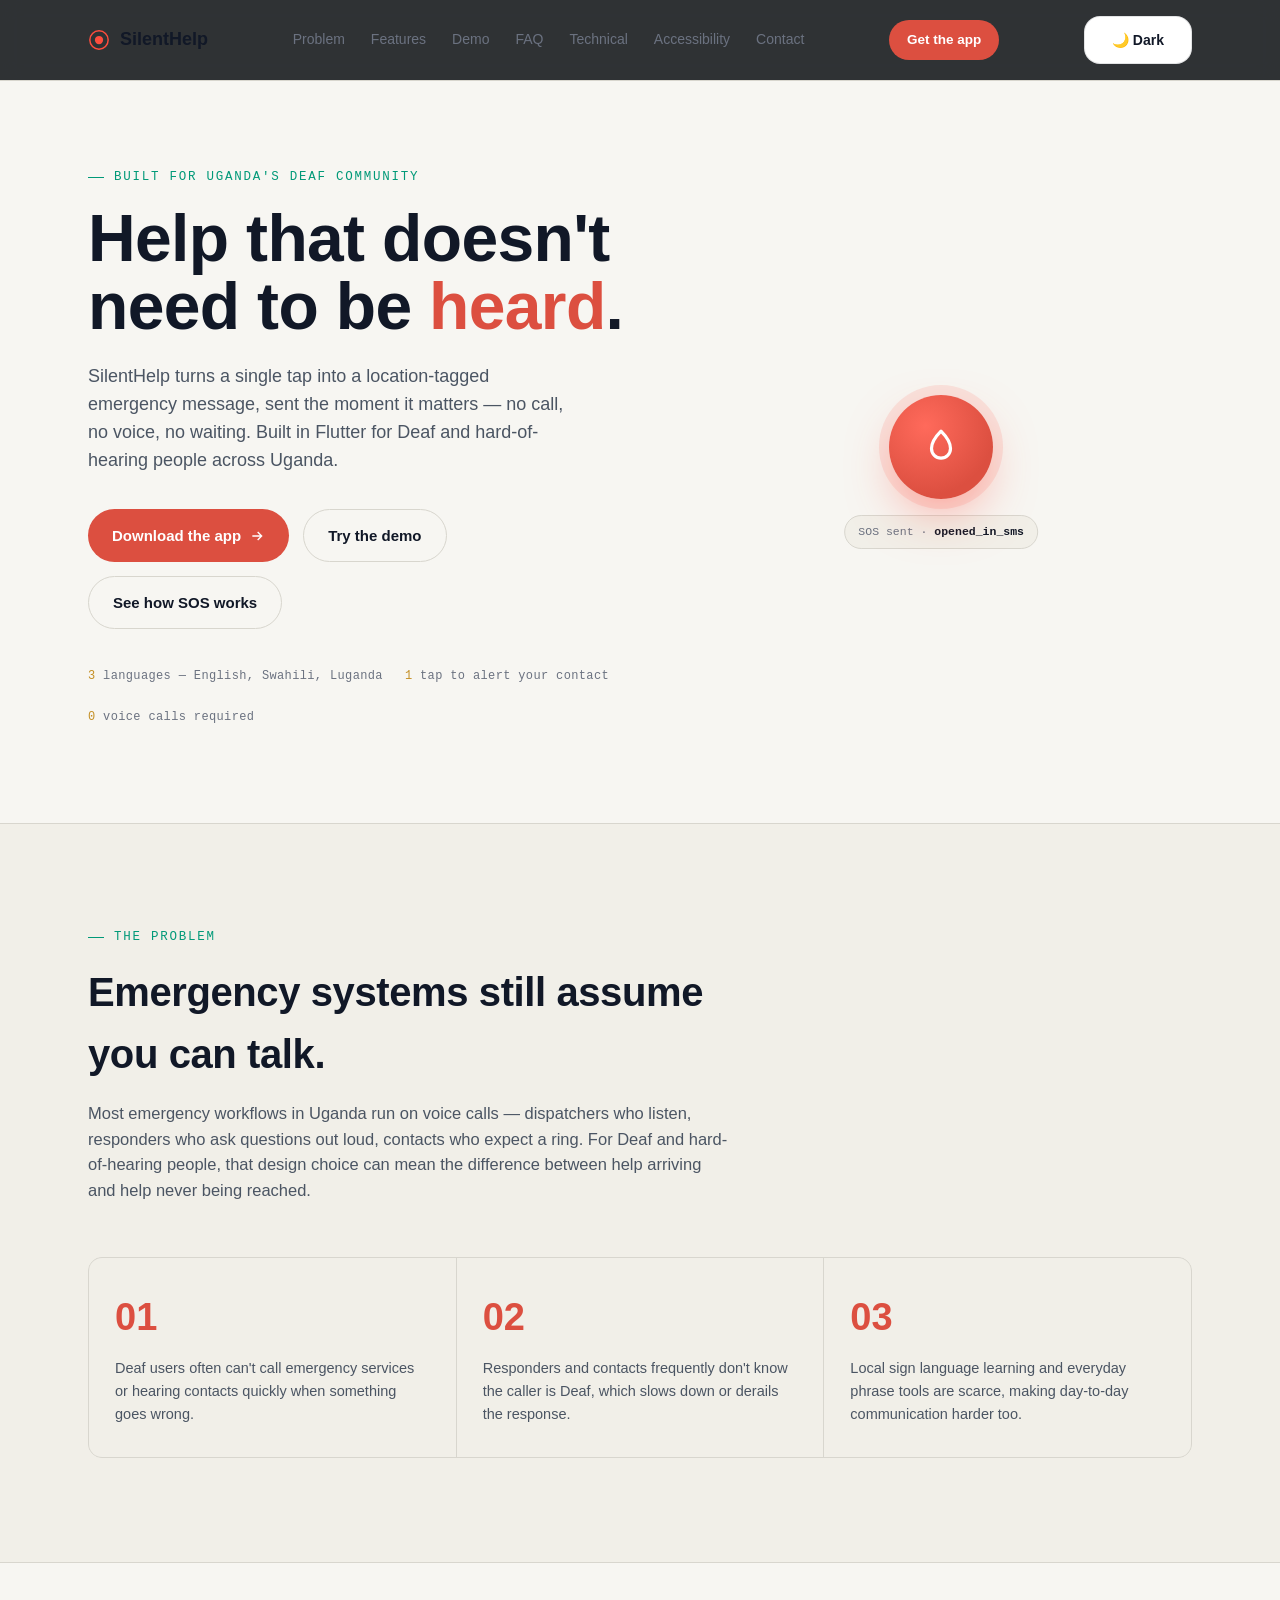
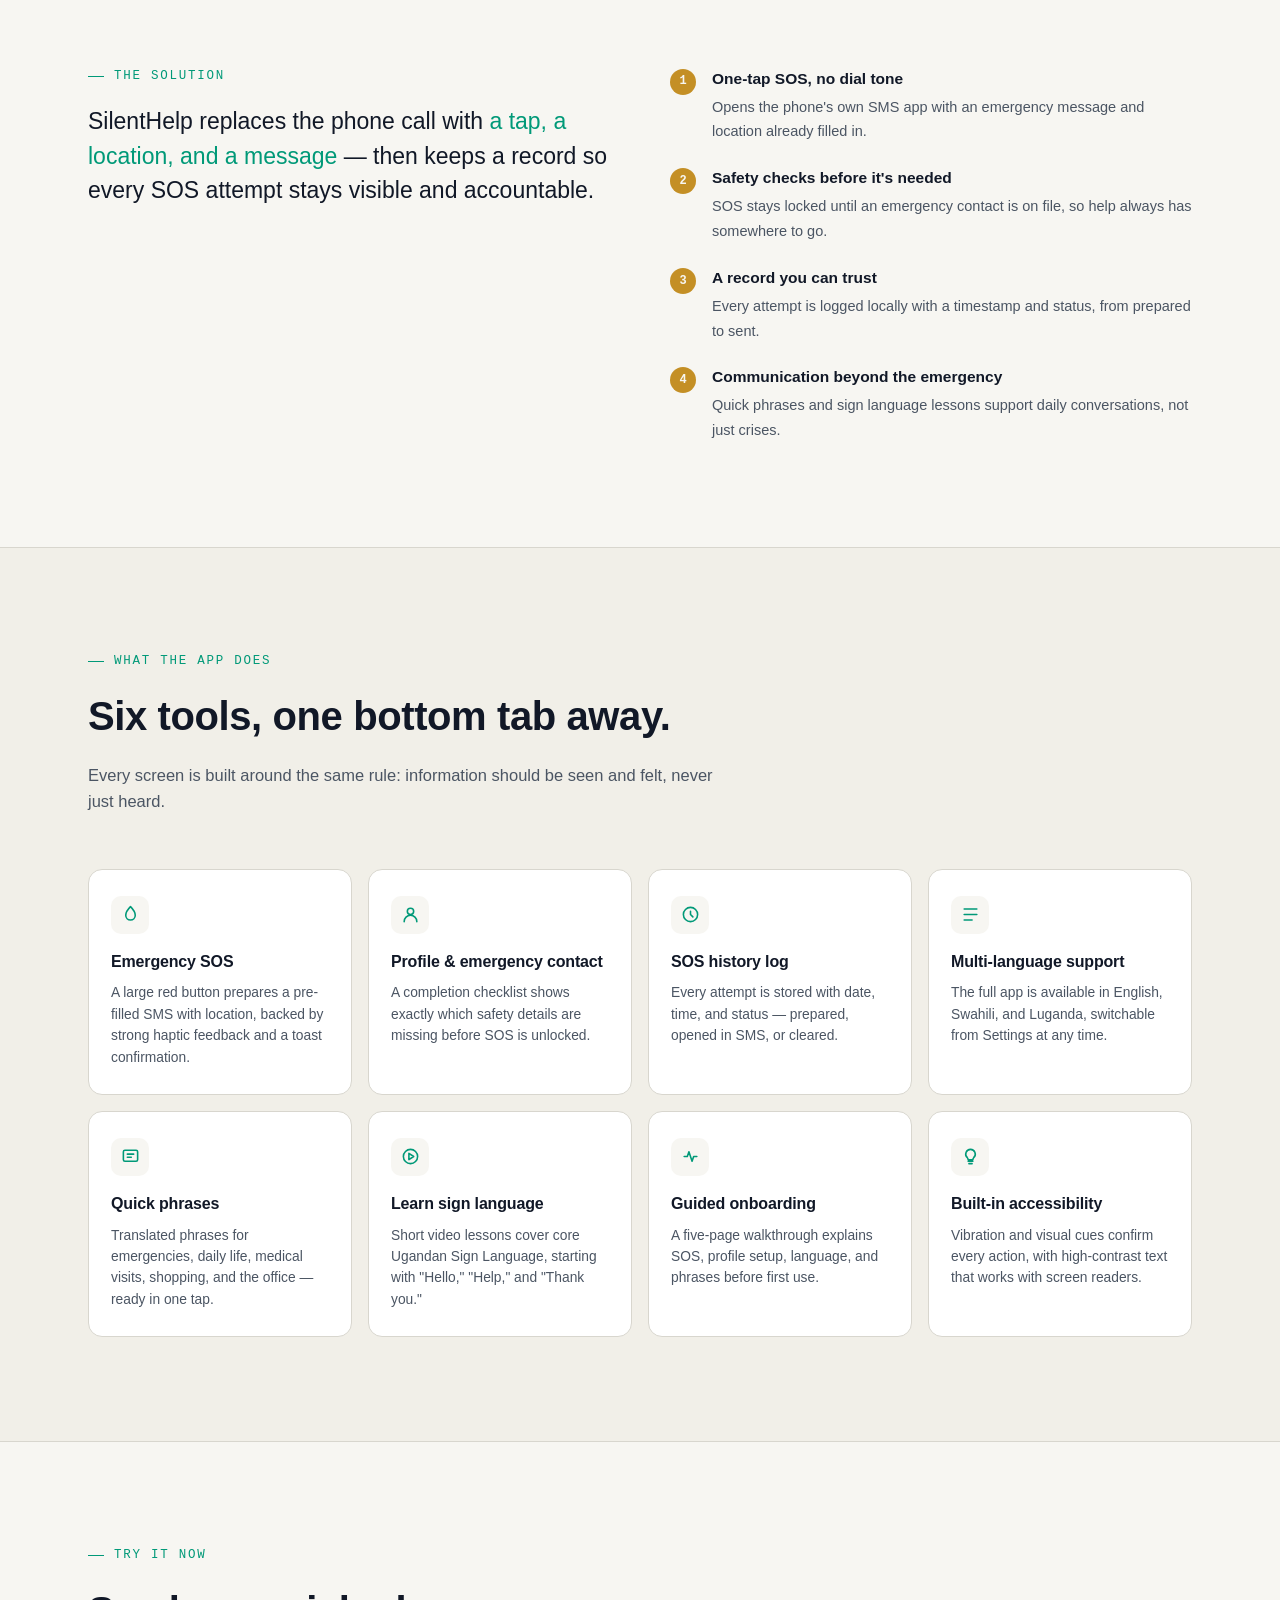
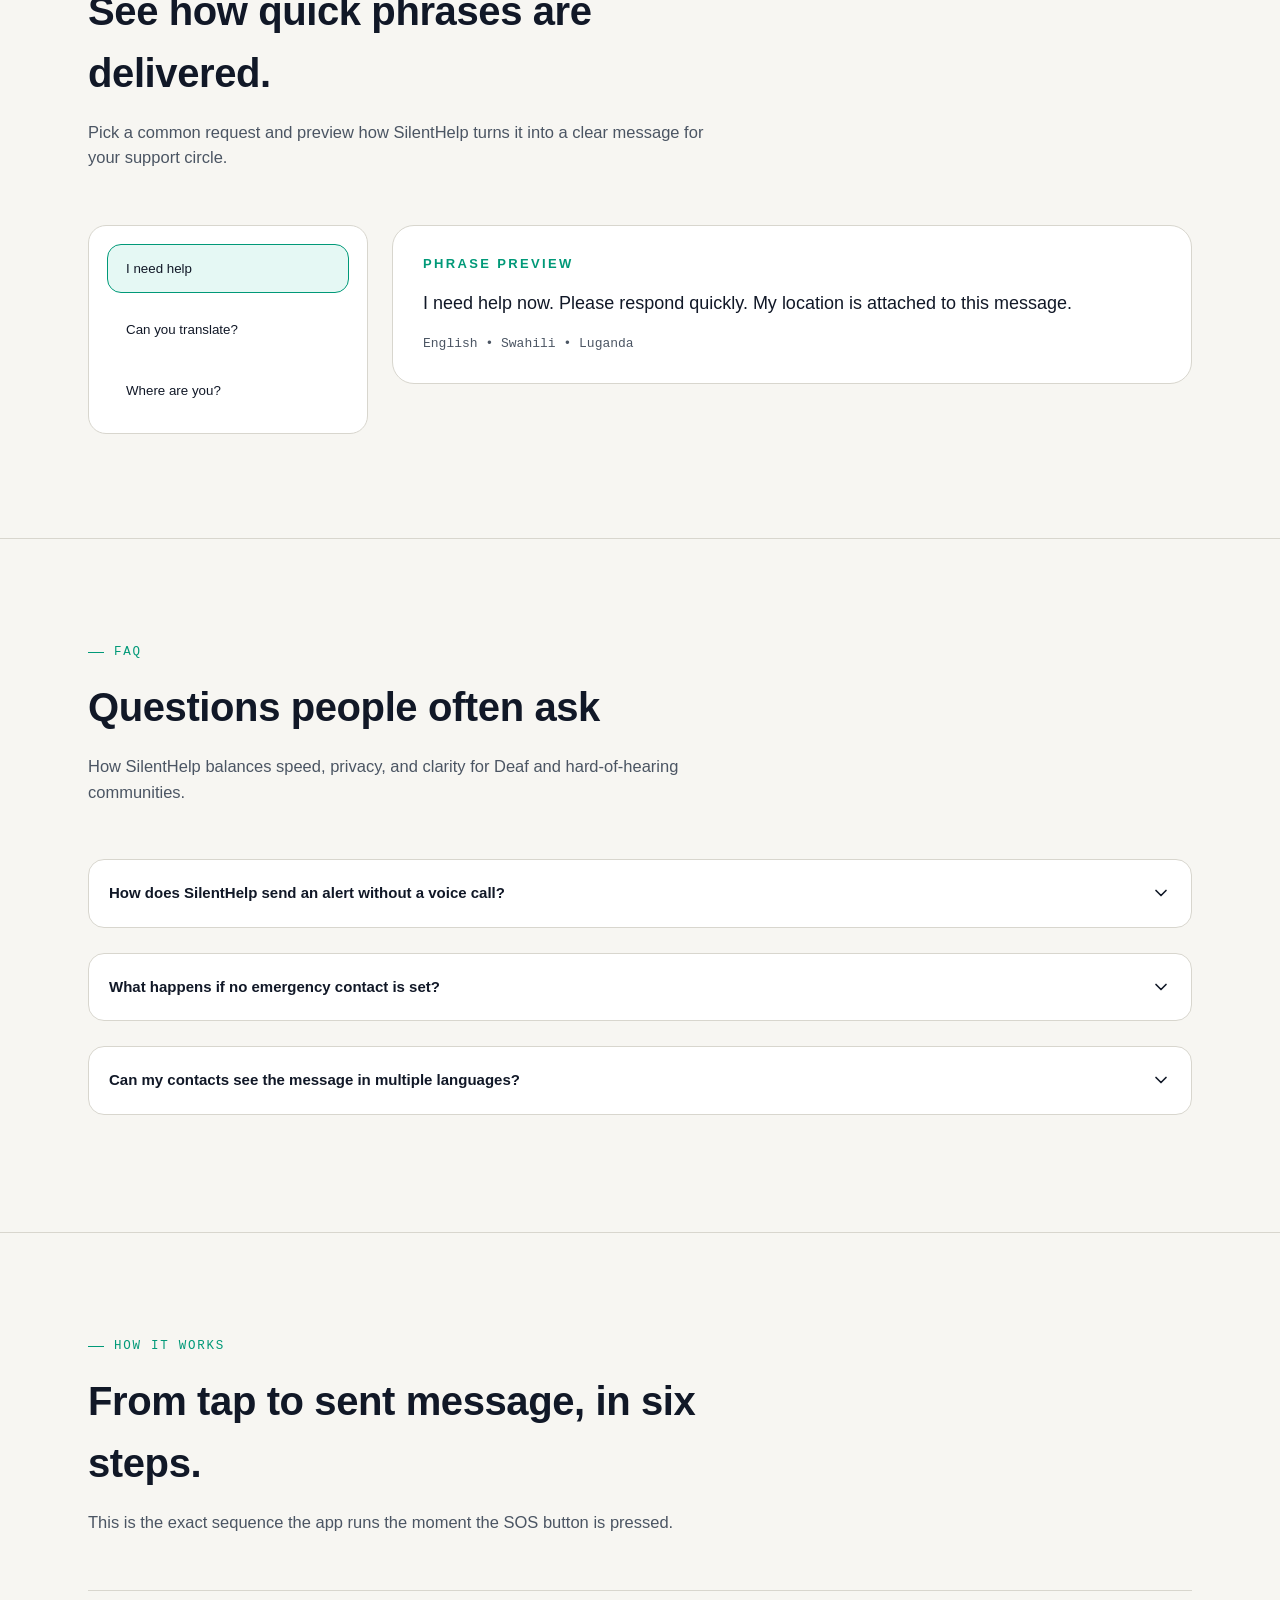
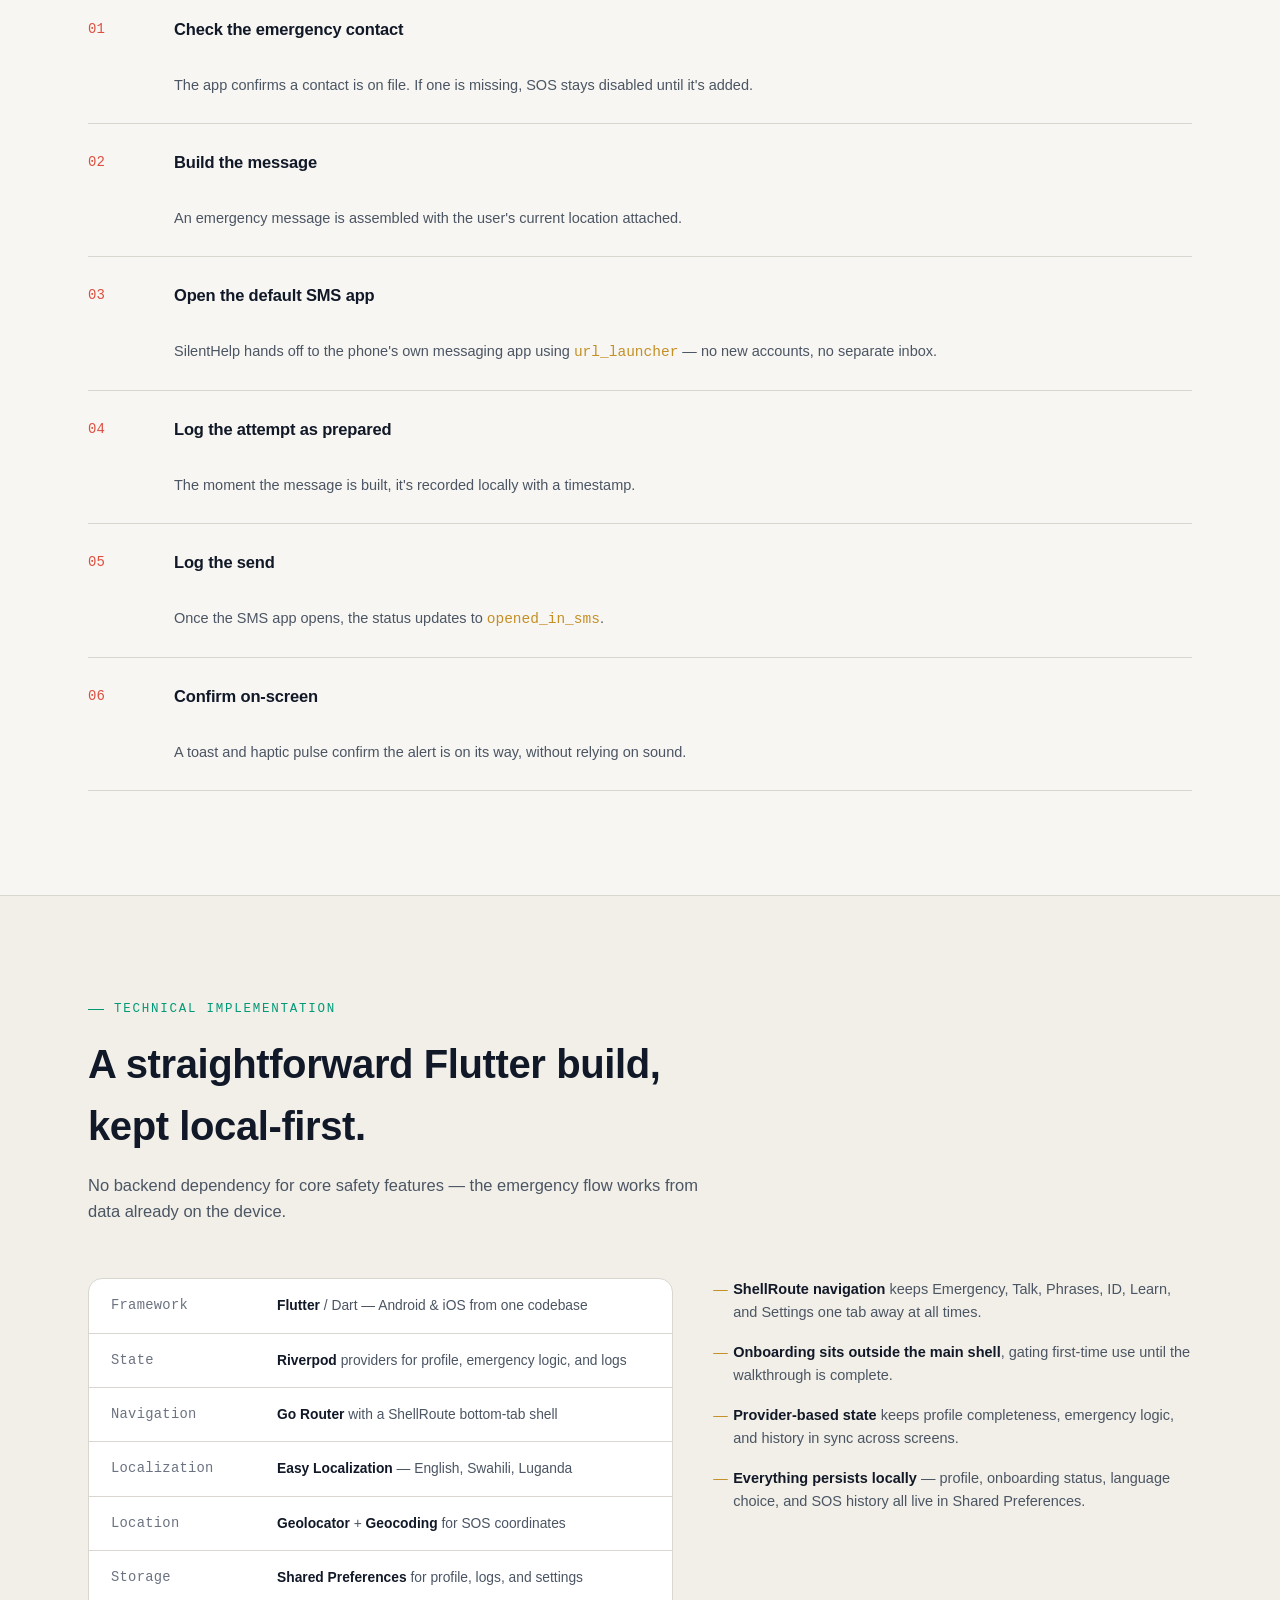
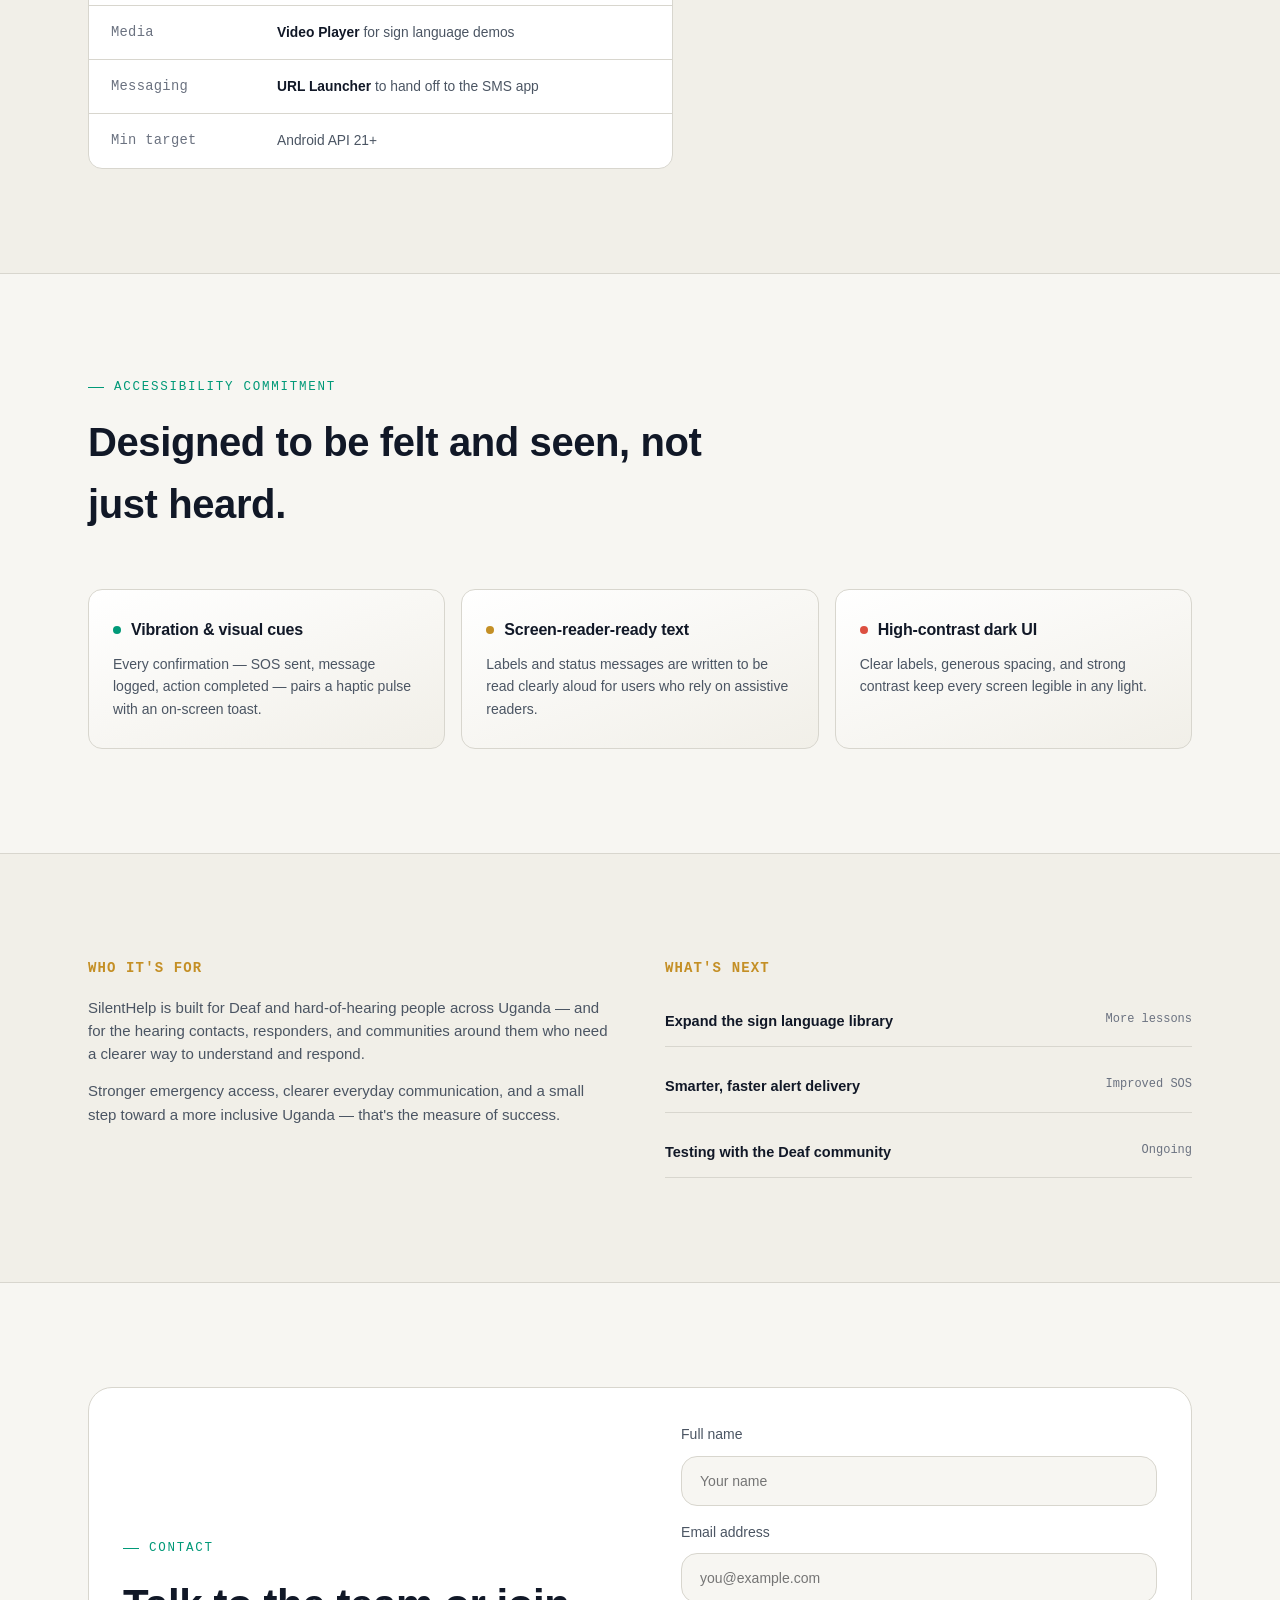
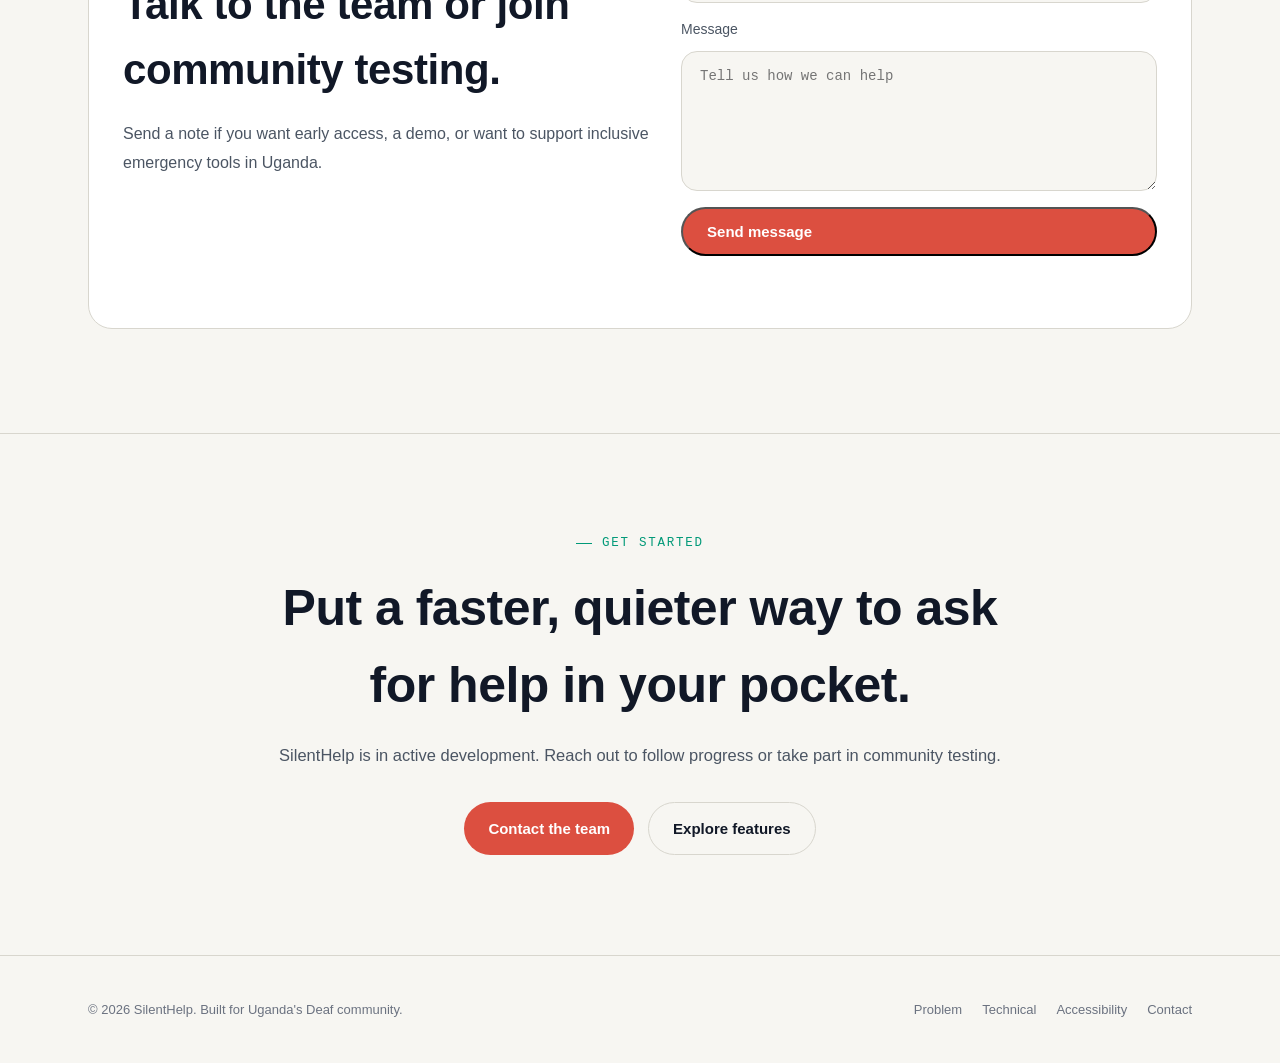
<file: index.html>
<!DOCTYPE html>
<html lang="en">
<head>
<meta charset="UTF-8">
<meta name="viewport" content="width=device-width, initial-scale=1.0">
<title>SilentHelp — Emergency & communication support for Uganda's Deaf community</title>
<meta name="description" content="SilentHelp is a Flutter app that gives Deaf and hard-of-hearing people in Uganda a fast, visual way to call for help and be understood.">
<link rel="stylesheet" href="styles.css">
</head>
<body>

<header class="nav">
  <div class="nav-inner">
    <div class="brand">
      <svg class="brand-mark" viewBox="0 0 24 24" fill="none">
        <circle cx="12" cy="12" r="10" stroke="#ff4d3d" stroke-width="1.6"/>
        <circle cx="12" cy="12" r="4.5" fill="#ff4d3d"/>
      </svg>
      SilentHelp
    </div>
    <nav class="nav-links">
      <a href="#problem">Problem</a>
      <a href="#features">Features</a>
      <a href="#live-demo">Demo</a>
      <a href="#faq">FAQ</a>
      <a href="#technical">Technical</a>
      <a href="#accessibility">Accessibility</a>
      <a href="#contact">Contact</a>
    </nav>
    <a class="nav-cta" href="#download">Get the app</a>
    <button class="theme-toggle" type="button" aria-label="Toggle theme">🌙 Dark</button>
    <button class="nav-toggle" aria-label="Open navigation">
      <svg viewBox="0 0 24 24" fill="none" stroke="currentColor" stroke-width="2" stroke-linecap="round">
        <path d="M4 7h16M4 12h16M4 17h16"/>
      </svg>
    </button>
  </div>
  <div class="nav-menu" aria-hidden="true"></div>
</header>

<main>

  <!-- HERO -->
  <section class="hero">
    <div class="wrap hero-inner">
      <div>
        <div class="eyebrow">Built for Uganda's Deaf community</div>
        <h1 style="margin-top:18px;">Help that doesn't<br>need to be <em>heard</em>.</h1>
        <p class="hero-sub">SilentHelp turns a single tap into a location-tagged emergency message, sent the moment it matters — no call, no voice, no waiting. Built in Flutter for Deaf and hard-of-hearing people across Uganda.</p>
        <div class="hero-ctas">
          <a class="btn-primary" href="#download">
            Download the app
            <svg width="16" height="16" viewBox="0 0 24 24" fill="none" stroke="#fff" stroke-width="2"><path d="M5 12h14M13 6l6 6-6 6"/></svg>
          </a>
          <a class="btn-ghost" href="demo.html">Try the demo</a>
          <a class="btn-ghost" href="#how-it-works">See how SOS works</a>
        </div>
        <div class="hero-note">
          <div><span>3</span> languages — English, Swahili, Luganda</div>
          <div><span>1</span> tap to alert your contact</div>
          <div><span>0</span> voice calls required</div>
        </div>
      </div>

      <div class="pulse-stage" aria-hidden="true">
        <div class="pulse-ring r1"></div>
        <div class="pulse-ring r2"></div>
        <div class="pulse-ring r3"></div>
        <div class="pulse-core">
          <svg viewBox="0 0 24 24" fill="none" stroke-width="2" stroke-linecap="round" stroke-linejoin="round">
            <path d="M12 2C8 6 6 9.5 6 13a6 6 0 0 0 12 0c0-3.5-2-7-6-11z"/>
          </svg>
        </div>
        <div class="pulse-tag">SOS sent · <b>opened_in_sms</b></div>
      </div>
    </div>
  </section>

  <!-- PROBLEM -->
  <section class="section problem" id="problem">
    <div class="wrap">
      <div class="section-head">
        <div class="eyebrow">The problem</div>
        <h2>Emergency systems still assume you can talk.</h2>
        <p>Most emergency workflows in Uganda run on voice calls — dispatchers who listen, responders who ask questions out loud, contacts who expect a ring. For Deaf and hard-of-hearing people, that design choice can mean the difference between help arriving and help never being reached.</p>
      </div>
      <div class="problem-grid">
        <div class="problem-card">
          <div class="stat">01</div>
          <p>Deaf users often can't call emergency services or hearing contacts quickly when something goes wrong.</p>
        </div>
        <div class="problem-card">
          <div class="stat">02</div>
          <p>Responders and contacts frequently don't know the caller is Deaf, which slows down or derails the response.</p>
        </div>
        <div class="problem-card">
          <div class="stat">03</div>
          <p>Local sign language learning and everyday phrase tools are scarce, making day-to-day communication harder too.</p>
        </div>
      </div>
    </div>
  </section>

  <!-- SOLUTION -->
  <section class="section" id="solution">
    <div class="wrap solution-inner">
      <div>
        <div class="eyebrow">The solution</div>
        <p class="solution-lead" style="margin-top:18px;">SilentHelp replaces the phone call with <span class="hl">a tap, a location, and a message</span> — then keeps a record so every SOS attempt stays visible and accountable.</p>
      </div>
      <ul class="solution-list">
        <li>
          <span class="num">1</span>
          <div>
            <strong>One-tap SOS, no dial tone</strong>
            <span>Opens the phone's own SMS app with an emergency message and location already filled in.</span>
          </div>
        </li>
        <li>
          <span class="num">2</span>
          <div>
            <strong>Safety checks before it's needed</strong>
            <span>SOS stays locked until an emergency contact is on file, so help always has somewhere to go.</span>
          </div>
        </li>
        <li>
          <span class="num">3</span>
          <div>
            <strong>A record you can trust</strong>
            <span>Every attempt is logged locally with a timestamp and status, from prepared to sent.</span>
          </div>
        </li>
        <li>
          <span class="num">4</span>
          <div>
            <strong>Communication beyond the emergency</strong>
            <span>Quick phrases and sign language lessons support daily conversations, not just crises.</span>
          </div>
        </li>
      </ul>
    </div>
  </section>

  <!-- FEATURES -->
  <section class="section features" id="features">
    <div class="wrap">
      <div class="section-head">
        <div class="eyebrow">What the app does</div>
        <h2>Six tools, one bottom tab away.</h2>
        <p>Every screen is built around the same rule: information should be seen and felt, never just heard.</p>
      </div>
      <div class="feature-grid">
        <div class="feature-card">
          <div class="feature-icon"><svg viewBox="0 0 24 24" fill="none" stroke-width="2" stroke-linecap="round" stroke-linejoin="round"><path d="M12 2C8 6 6 9.5 6 13a6 6 0 0 0 12 0c0-3.5-2-7-6-11z"/></svg></div>
          <h3>Emergency SOS</h3>
          <p>A large red button prepares a pre-filled SMS with location, backed by strong haptic feedback and a toast confirmation.</p>
        </div>
        <div class="feature-card">
          <div class="feature-icon"><svg viewBox="0 0 24 24" fill="none" stroke-width="2" stroke-linecap="round" stroke-linejoin="round"><circle cx="12" cy="8" r="4"/><path d="M4 21c0-4.4 3.6-8 8-8s8 3.6 8 8"/></svg></div>
          <h3>Profile & emergency contact</h3>
          <p>A completion checklist shows exactly which safety details are missing before SOS is unlocked.</p>
        </div>
        <div class="feature-card">
          <div class="feature-icon"><svg viewBox="0 0 24 24" fill="none" stroke-width="2" stroke-linecap="round" stroke-linejoin="round"><path d="M12 8v4l3 3"/><circle cx="12" cy="12" r="9"/></svg></div>
          <h3>SOS history log</h3>
          <p>Every attempt is stored with date, time, and status — prepared, opened in SMS, or cleared.</p>
        </div>
        <div class="feature-card">
          <div class="feature-icon"><svg viewBox="0 0 24 24" fill="none" stroke-width="2" stroke-linecap="round" stroke-linejoin="round"><path d="M4 5h16M4 12h16M4 19h10"/></svg></div>
          <h3>Multi-language support</h3>
          <p>The full app is available in English, Swahili, and Luganda, switchable from Settings at any time.</p>
        </div>
        <div class="feature-card">
          <div class="feature-icon"><svg viewBox="0 0 24 24" fill="none" stroke-width="2" stroke-linecap="round" stroke-linejoin="round"><path d="M8 9h8M8 13h5"/><rect x="3" y="4" width="18" height="14" rx="2"/></svg></div>
          <h3>Quick phrases</h3>
          <p>Translated phrases for emergencies, daily life, medical visits, shopping, and the office — ready in one tap.</p>
        </div>
        <div class="feature-card">
          <div class="feature-icon"><svg viewBox="0 0 24 24" fill="none" stroke-width="2" stroke-linecap="round" stroke-linejoin="round"><polygon points="10 8 16 12 10 16 10 8"/><circle cx="12" cy="12" r="9"/></svg></div>
          <h3>Learn sign language</h3>
          <p>Short video lessons cover core Ugandan Sign Language, starting with "Hello," "Help," and "Thank you."</p>
        </div>
        <div class="feature-card">
          <div class="feature-icon"><svg viewBox="0 0 24 24" fill="none" stroke-width="2" stroke-linecap="round" stroke-linejoin="round"><path d="M4 12h4l2-6 4 12 2-6h4"/></svg></div>
          <h3>Guided onboarding</h3>
          <p>A five-page walkthrough explains SOS, profile setup, language, and phrases before first use.</p>
        </div>
        <div class="feature-card">
          <div class="feature-icon"><svg viewBox="0 0 24 24" fill="none" stroke-width="2" stroke-linecap="round" stroke-linejoin="round"><path d="M9 18h6M10 21h4M12 3a6 6 0 0 0-4 10.5c.6.6 1 1.4 1 2.5h6c0-1.1.4-1.9 1-2.5A6 6 0 0 0 12 3z"/></svg></div>
          <h3>Built-in accessibility</h3>
          <p>Vibration and visual cues confirm every action, with high-contrast text that works with screen readers.</p>
        </div>
      </div>
    </div>
  </section>

  <!-- LIVE DEMO -->
  <section class="section demo" id="live-demo">
    <div class="wrap">
      <div class="section-head">
        <div class="eyebrow">Try it now</div>
        <h2>See how quick phrases are delivered.</h2>
        <p>Pick a common request and preview how SilentHelp turns it into a clear message for your support circle.</p>
      </div>
      <div class="phrase-panel">
        <div class="phrase-btns">
          <button class="phrase-btn active" type="button" data-key="help">I need help</button>
          <button class="phrase-btn" type="button" data-key="translate">Can you translate?</button>
          <button class="phrase-btn" type="button" data-key="location">Where are you?</button>
        </div>
        <div class="phrase-preview">
          <div class="preview-title">Phrase preview</div>
          <p class="preview-text">I need help now. Please respond quickly. My location is attached to this message.</p>
          <div class="preview-meta">English • Swahili • Luganda</div>
        </div>
      </div>
    </div>
  </section>

  <!-- FAQ -->
  <section class="section" id="faq">
    <div class="wrap">
      <div class="section-head">
        <div class="eyebrow">FAQ</div>
        <h2>Questions people often ask</h2>
        <p>How SilentHelp balances speed, privacy, and clarity for Deaf and hard-of-hearing communities.</p>
      </div>
      <div class="faq-list">
        <button class="faq-item" type="button" aria-expanded="false">
          <strong>How does SilentHelp send an alert without a voice call?</strong>
          <svg viewBox="0 0 24 24" fill="none" stroke-width="2" stroke-linecap="round" stroke-linejoin="round"><path d="M6 9l6 6 6-6"/></svg>
        </button>
        <div class="faq-panel">
          <p>The app builds a message and opens the phone's default SMS app with location attached. No voice call is made, and the message can be reviewed before it is sent.</p>
        </div>
        <button class="faq-item" type="button" aria-expanded="false">
          <strong>What happens if no emergency contact is set?</strong>
          <svg viewBox="0 0 24 24" fill="none" stroke-width="2" stroke-linecap="round" stroke-linejoin="round"><path d="M6 9l6 6 6-6"/></svg>
        </button>
        <div class="faq-panel">
          <p>SilentHelp keeps SOS locked until the profile has an emergency contact. That prevents incomplete alerts and makes sure help is always directed to someone reachable.</p>
        </div>
        <button class="faq-item" type="button" aria-expanded="false">
          <strong>Can my contacts see the message in multiple languages?</strong>
          <svg viewBox="0 0 24 24" fill="none" stroke-width="2" stroke-linecap="round" stroke-linejoin="round"><path d="M6 9l6 6 6-6"/></svg>
        </button>
        <div class="faq-panel">
          <p>Yes. Quick phrases can be previewed in English, Swahili, and Luganda so the intent is clear even if the recipient prefers another language.</p>
        </div>
      </div>
    </div>
  </section>

  <!-- HOW IT WORKS -->
  <section class="section flow" id="how-it-works">
    <div class="wrap">
      <div class="section-head">
        <div class="eyebrow">How it works</div>
        <h2>From tap to sent message, in six steps.</h2>
        <p>This is the exact sequence the app runs the moment the SOS button is pressed.</p>
      </div>
      <div class="flow-list">
        <div class="flow-item">
          <h4>Check the emergency contact</h4>
          <p>The app confirms a contact is on file. If one is missing, SOS stays disabled until it's added.</p>
        </div>
        <div class="flow-item">
          <h4>Build the message</h4>
          <p>An emergency message is assembled with the user's current location attached.</p>
        </div>
        <div class="flow-item">
          <h4>Open the default SMS app</h4>
          <p>SilentHelp hands off to the phone's own messaging app using <code style="font-family:var(--mono);color:var(--amber);">url_launcher</code> — no new accounts, no separate inbox.</p>
        </div>
        <div class="flow-item">
          <h4>Log the attempt as prepared</h4>
          <p>The moment the message is built, it's recorded locally with a timestamp.</p>
        </div>
        <div class="flow-item">
          <h4>Log the send</h4>
          <p>Once the SMS app opens, the status updates to <code style="font-family:var(--mono);color:var(--amber);">opened_in_sms</code>.</p>
        </div>
        <div class="flow-item">
          <h4>Confirm on-screen</h4>
          <p>A toast and haptic pulse confirm the alert is on its way, without relying on sound.</p>
        </div>
      </div>
    </div>
  </section>

  <!-- TECHNICAL -->
  <section class="section tech" id="technical">
    <div class="wrap">
      <div class="section-head">
        <div class="eyebrow">Technical implementation</div>
        <h2>A straightforward Flutter build, kept local-first.</h2>
        <p>No backend dependency for core safety features — the emergency flow works from data already on the device.</p>
      </div>
      <div class="tech-grid">
        <div class="spec">
          <div class="spec-row"><div class="k">Framework</div><div class="v"><b>Flutter</b> / Dart — Android & iOS from one codebase</div></div>
          <div class="spec-row"><div class="k">State</div><div class="v"><b>Riverpod</b> providers for profile, emergency logic, and logs</div></div>
          <div class="spec-row"><div class="k">Navigation</div><div class="v"><b>Go Router</b> with a ShellRoute bottom-tab shell</div></div>
          <div class="spec-row"><div class="k">Localization</div><div class="v"><b>Easy Localization</b> — English, Swahili, Luganda</div></div>
          <div class="spec-row"><div class="k">Location</div><div class="v"><b>Geolocator</b> + <b>Geocoding</b> for SOS coordinates</div></div>
          <div class="spec-row"><div class="k">Storage</div><div class="v"><b>Shared Preferences</b> for profile, logs, and settings</div></div>
          <div class="spec-row"><div class="k">Media</div><div class="v"><b>Video Player</b> for sign language demos</div></div>
          <div class="spec-row"><div class="k">Messaging</div><div class="v"><b>URL Launcher</b> to hand off to the SMS app</div></div>
          <div class="spec-row"><div class="k">Min target</div><div class="v">Android API 21+</div></div>
        </div>
        <div>
          <ul class="arch-list">
            <li><strong>ShellRoute navigation</strong> keeps Emergency, Talk, Phrases, ID, Learn, and Settings one tab away at all times.</li>
            <li><strong>Onboarding sits outside the main shell</strong>, gating first-time use until the walkthrough is complete.</li>
            <li><strong>Provider-based state</strong> keeps profile completeness, emergency logic, and history in sync across screens.</li>
            <li><strong>Everything persists locally</strong> — profile, onboarding status, language choice, and SOS history all live in Shared Preferences.</li>
          </ul>
        </div>
      </div>
    </div>
  </section>

  <!-- ACCESSIBILITY -->
  <section class="section" id="accessibility">
    <div class="wrap">
      <div class="section-head">
        <div class="eyebrow">Accessibility commitment</div>
        <h2>Designed to be felt and seen, not just heard.</h2>
      </div>
      <div class="access-grid">
        <div class="access-card">
          <h3><span class="dot"></span>Vibration & visual cues</h3>
          <p>Every confirmation — SOS sent, message logged, action completed — pairs a haptic pulse with an on-screen toast.</p>
        </div>
        <div class="access-card">
          <h3><span class="dot" style="background:var(--amber);"></span>Screen-reader-ready text</h3>
          <p>Labels and status messages are written to be read clearly aloud for users who rely on assistive readers.</p>
        </div>
        <div class="access-card">
          <h3><span class="dot" style="background:var(--coral);"></span>High-contrast dark UI</h3>
          <p>Clear labels, generous spacing, and strong contrast keep every screen legible in any light.</p>
        </div>
      </div>
    </div>
  </section>

  <!-- IMPACT / ROADMAP -->
  <section class="section impact" id="impact">
    <div class="wrap impact-grid">
      <div class="impact-block">
        <h3>Who it's for</h3>
        <p>SilentHelp is built for Deaf and hard-of-hearing people across Uganda — and for the hearing contacts, responders, and communities around them who need a clearer way to understand and respond.</p>
        <p>Stronger emergency access, clearer everyday communication, and a small step toward a more inclusive Uganda — that's the measure of success.</p>
      </div>
      <div class="impact-block">
        <h3>What's next</h3>
        <ul class="roadmap-list">
          <li><b>Expand the sign language library</b><span>More lessons</span></li>
          <li><b>Smarter, faster alert delivery</b><span>Improved SOS</span></li>
          <li><b>Testing with the Deaf community</b><span>Ongoing</span></li>
        </ul>
      </div>
    </div>
  </section>

  <section class="section contact" id="contact">
    <div class="wrap">
      <div class="contact-section">
        <div class="contact-grid">
          <div class="contact-copy">
            <div class="eyebrow">Contact</div>
            <h2>Talk to the team or join community testing.</h2>
            <p>Send a note if you want early access, a demo, or want to support inclusive emergency tools in Uganda.</p>
          </div>
          <form class="contact-form" id="contact-form">
            <label>
              Full name
              <input type="text" name="name" placeholder="Your name">
            </label>
            <label>
              Email address
              <input type="email" name="email" placeholder="you@example.com">
            </label>
            <label>
              Message
              <textarea name="message" placeholder="Tell us how we can help"></textarea>
            </label>
            <button class="btn-primary" type="submit">Send message</button>
            <div id="form-success" class="form-success"></div>
          </form>
        </div>
      </div>
    </div>
  </section>

  <!-- CTA -->
  <section class="cta" id="download">
    <div class="wrap">
      <div class="eyebrow" style="justify-content:center;">Get started</div>
      <h2 style="margin-top:16px;">Put a faster, quieter way to ask for help in your pocket.</h2>
      <p>SilentHelp is in active development. Reach out to follow progress or take part in community testing.</p>
      <div class="cta-btns">
        <a class="btn-primary" href="mailto:hello@silenthelp.app">Contact the team</a>
        <a class="btn-ghost" href="#features">Explore features</a>
      </div>
    </div>
  </section>

</main>

<footer>
  <div class="wrap footer-inner">
    <div>© 2026 SilentHelp. Built for Uganda's Deaf community.</div>
    <div class="footer-links">
      <a href="#problem">Problem</a>
      <a href="#technical">Technical</a>
      <a href="#accessibility">Accessibility</a>
      <a href="#download">Contact</a>
    </div>
  </div>
</footer>

<button class="back-to-top" type="button" aria-label="Back to top">↑</button>
<script src="scripts.js"></script>
</body>
</html>
</file>
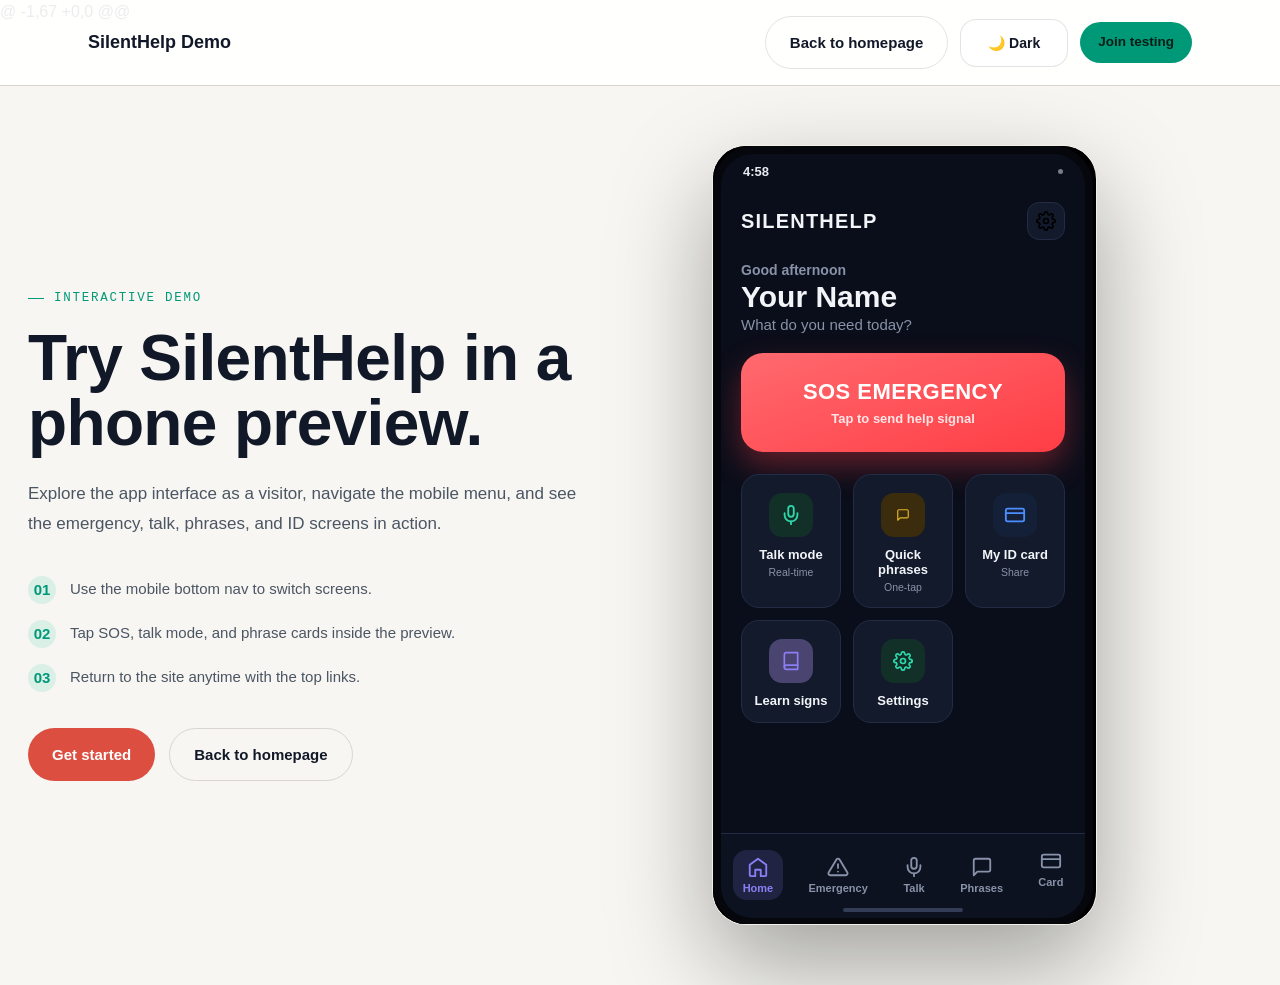
<file: demo.html>
@ -1,67 +0,0 @@
<!DOCTYPE html>
<html lang="en">
<head>
<meta charset="UTF-8">
<meta name="viewport" content="width=device-width, initial-scale=1.0">
<title>SilentHelp Demo</title>
<meta name="description" content="Interact with the SilentHelp mobile app prototype in a live demo view.">
<link rel="stylesheet" href="styles.css">
<style>
  body{background:var(--ink); margin:0;}
  .demo-nav{position:fixed; top:0; left:0; right:0; z-index:100; background:var(--nav); border-bottom:1px solid var(--line);}
  .demo-nav .nav-inner{max-width:var(--wrap); margin:0 auto; padding:16px 28px; display:flex; align-items:center; justify-content:space-between; gap:16px;}
  .demo-nav .brand{font-size:18px; color:var(--nav-text);}
  .demo-nav .nav-right{display:flex; align-items:center; gap:12px;}
  .demo-nav .btn-ghost{border:1px solid var(--ghost-border); color:var(--nav-text); background:transparent;}
  .demo-nav .nav-cta{background:var(--teal); color:#081d16;}
  main.demo-page{padding:120px 28px 60px; min-height:100vh;}
  .demo-hero{max-width:1240px; margin:0 auto; display:grid; grid-template-columns:minmax(320px,1.1fr) minmax(360px,540px); gap:44px; align-items:center;}
  .demo-copy .eyebrow{margin-bottom:18px;}
  .demo-copy h1{font-size:clamp(42px,5vw,68px); line-height:1.02; margin:0 0 22px;}
  .demo-copy p{max-width:560px; color:var(--paper-dim); font-size:17px; line-height:1.8;}
  .demo-list{margin-top:36px; display:grid; gap:16px;}
  .demo-list li{display:flex; gap:14px; align-items:flex-start; color:var(--paper-dim); font-size:15px; line-height:1.75;}
  .demo-list li span{display:inline-flex; min-width:28px; height:28px; align-items:center; justify-content:center; border-radius:999px; background:rgba(43,199,160,.14); color:var(--teal); font-weight:700;}
  .demo-cta{margin-top:36px; display:flex; flex-wrap:wrap; gap:14px;}
  .demo-frame{     width: 385px;
    height: 780px;   border-radius:34px; overflow:hidden; box-shadow:0 40px 100px rgba(0,0,0,.35); border:1px solid rgba(255,255,255,.06); background:var(--ink-soft);}
  .demo-frame iframe{width:100%; min-height:820px; border:none; display:block;}
  @media (max-width:1040px){.demo-hero{grid-template-columns:1fr;}} 
  @media (max-width:720px){main.demo-page{padding:100px 16px 40px;} .demo-copy h1{font-size:36px;} .demo-frame iframe{min-height:740px;}}
</style>
</head>
<body>
<header class="demo-nav">
  <div class="nav-inner">
    <div class="brand">SilentHelp Demo</div>
    <div class="nav-right">
      <a class="btn-ghost" href="index.html">Back to homepage</a>
      <button class="theme-toggle" type="button" aria-label="Toggle theme">🌙 Dark</button>
      <a class="nav-cta" href="index.html#download">Join testing</a>
    </div>
  </div>
</header>
<main class="demo-page">
  <section class="demo-hero">
    <div class="demo-copy">
      <div class="eyebrow">Interactive demo</div>
      <h1>Try SilentHelp in a phone preview.</h1>
      <p>Explore the app interface as a visitor, navigate the mobile menu, and see the emergency, talk, phrases, and ID screens in action.</p>
      <ul class="demo-list">
        <li><span>01</span>Use the mobile bottom nav to switch screens.</li>
        <li><span>02</span>Tap SOS, talk mode, and phrase cards inside the preview.</li>
        <li><span>03</span>Return to the site anytime with the top links.</li>
      </ul>
      <div class="demo-cta">
        <a class="btn-primary" href="index.html#download">Get started</a>
        <a class="btn-ghost" href="index.html">Back to homepage</a>
      </div>
    </div>
    <div class="demo-frame">
      <iframe src="silenthelp-mockup.html" title="SilentHelp app demo"></iframe>
    </div>
  </section>
</main>
<script src="scripts.js"></script>
</body>
</html>
</file>
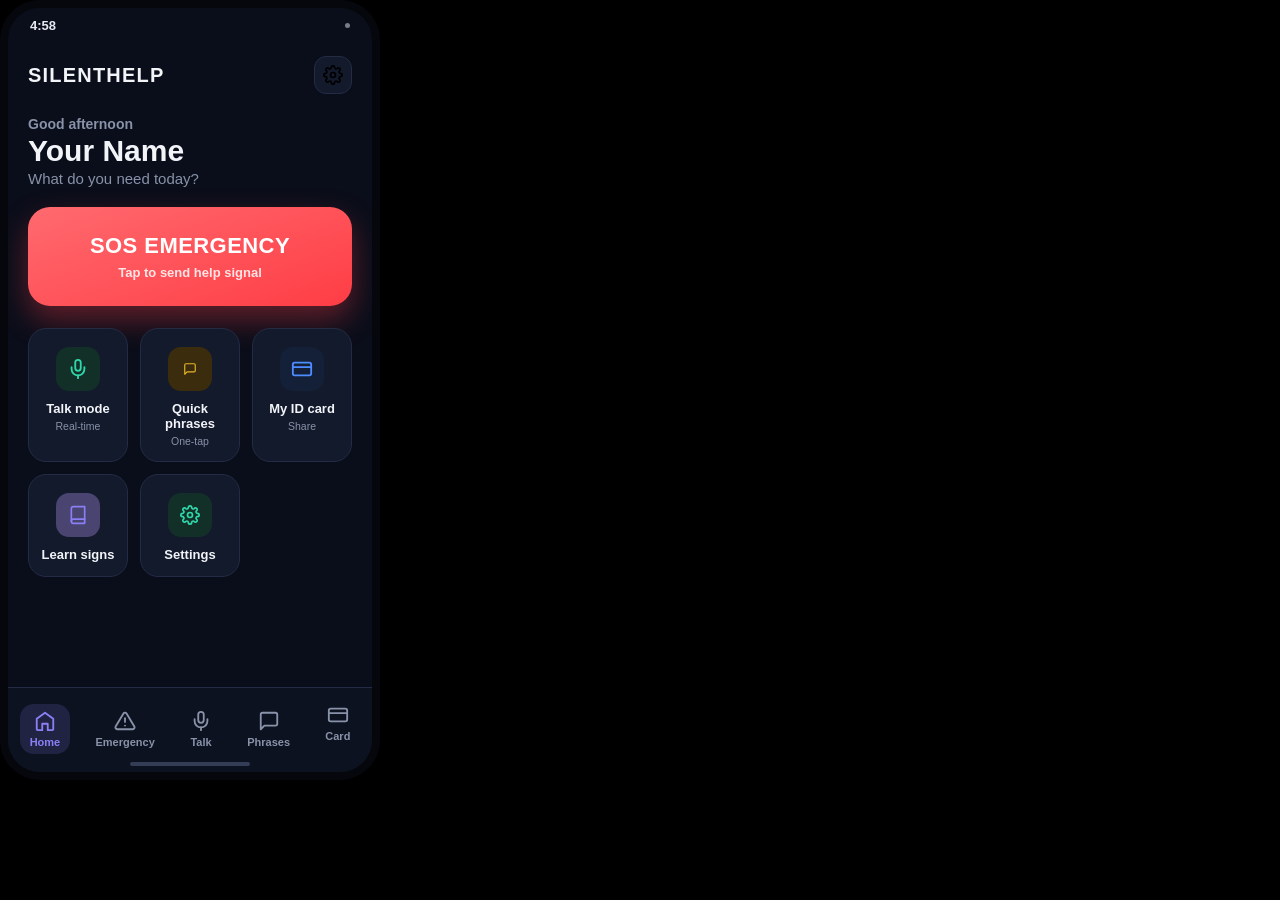
<file: silenthelp-mockup.html>
<!DOCTYPE html>
<html lang="en">
<head>
<meta charset="UTF-8">
<title>SilentHelp</title>
<style>
  :root{
    --bg:#0a0e1a;
    --panel:#131a2c;
    --panel-2:#171f34;
    --line:#232c44;
    --text:#f2f4f8;
    --sub:#8892a8;
    --purple:#8b7ff5;
    --purple-dim:#4a4470;
    --teal:#2fd7ab;
    --teal-dim:#123028;
    --blue:#4d8dff;
    --blue-dim:#132038;
    --red:#ff5259;
    --red-dim:#3a1418;
  }
  *{box-sizing:border-box; -webkit-tap-highlight-color:transparent;}
  html,body{margin:0;padding:0;height:100%;background:#000;}
  body{
    font-family: -apple-system, BlinkMacSystemFont, "Segoe UI", Roboto, Helvetica, Arial, sans-serif;
    display:flex; align-items:flex-start; justify-content:center;
    min-height:100vh; width: 380px;
    height: 700px;
    ;
  }
  .device{
    width:380px; height:780px; background:var(--bg); border-radius:40px;
    border:8px solid #05070d; box-shadow:0 30px 60px rgba(0,0,0,.5);
    overflow:hidden; position:relative; display:flex; flex-direction:column;
  }
  .statusbar{
    height:34px; display:flex; align-items:center; justify-content:space-between;
    padding:0 22px; font-size:13px; color:#e7eaf1; font-weight:600; flex-shrink:0;
  }
  .statusbar .dot{width:5px;height:5px;border-radius:50%;background:#e7eaf1;opacity:.5;}
  .screen{ flex:1; overflow-y:auto; padding:6px 20px 14px; position:relative; }
  .screen::-webkit-scrollbar{display:none;}
  .screen-title{ font-size:26px; font-weight:800; letter-spacing:-0.02em; margin:10px 0 4px; color:var(--text); }
  .screen-title.center{ text-align:center; }
  .pill{
    display:inline-flex; align-items:center; gap:6px; padding:8px 16px;
    border-radius:999px; font-size:13px; font-weight:700; letter-spacing:.02em;
  }
  .card{
    background:var(--panel); border:1px solid var(--line); border-radius:18px;
    padding:16px; display:flex; align-items:center; gap:14px; margin-bottom:12px;
  }
  .icon-tile{
    width:52px; height:52px; border-radius:14px; flex-shrink:0;
    display:flex; align-items:center; justify-content:center;
  }
  .row-title{ font-size:16px; font-weight:700; color:var(--text); margin-bottom:2px;}
  .row-sub{ font-size:13px; color:var(--sub); }
  .play-btn{
    width:44px; height:44px; border-radius:50%; border:none; flex-shrink:0;
    display:flex; align-items:center; justify-content:center; cursor:pointer;
  }
  .play-btn svg{ margin-left:2px; }

  /* Bottom nav */
  .navbar{
    display:flex; justify-content:space-around; align-items:center;
    background:#0d1220; border-top:1px solid var(--line);
    padding:10px 4px calc(10px + 2px); flex-shrink:0;
  }
  .navitem{
    display:flex; flex-direction:column; align-items:center; gap:4px;
    color:var(--sub); font-size:11px; font-weight:600; background:none; border:none;
    cursor:pointer; padding:6px 10px; border-radius:14px; transition:all .15s ease;
  }
  .navitem .navicon{ width:22px; height:22px; display:flex; align-items:center; justify-content:center;}
  .navitem.active{ color:var(--text); }
  .navitem.active.home{ background:rgba(139,127,245,.16); color:var(--purple);}
  .navitem.active.emergency{ background:rgba(255,82,89,.16); color:var(--red);}
  .navitem.active.talk{ background:rgba(47,215,171,.16); color:var(--teal);}
  .navitem.active.phrases{ background:rgba(77,141,255,.16); color:var(--blue);}
  .navitem.active.card{ background:rgba(139,127,245,.16); color:var(--purple);}

  .home-indicator{ position:absolute; bottom:6px; left:50%; transform:translateX(-50%); width:120px; height:4px; background:#333d55; border-radius:3px;}

  /* Home screen */
  .home-header{ display:flex; align-items:center; justify-content:space-between; margin-top:8px;}
  .brand{ font-size:20px; font-weight:900; letter-spacing:.06em; color:var(--text);}
  .gear{ width:38px; height:38px; border-radius:12px; background:var(--panel); display:flex; align-items:center; justify-content:center; border:1px solid var(--line);}
  .greeting{ margin-top:22px; color:var(--sub); font-size:14px; font-weight:600;}
  .username{ font-size:30px; font-weight:800; color:var(--text); margin:2px 0 2px;}
  .question{ color:var(--sub); font-size:15px; margin-bottom:20px;}

  .sos-hero{
    width:100%; padding:26px 20px; border-radius:22px; border:none; cursor:pointer;
    background:linear-gradient(160deg,#ff6a6f,#ff3d45);
    box-shadow:0 14px 30px rgba(255,60,68,.35);
    text-align:center; margin-bottom:22px;
  }
  .sos-hero .t1{ color:#fff; font-size:22px; font-weight:900; letter-spacing:.02em;}
  .sos-hero .t2{ color:rgba(255,255,255,.85); font-size:13px; font-weight:600; margin-top:6px;}

  .grid{ display:grid; grid-template-columns:1fr 1fr 1fr; gap:12px; }
  .tile{
    background:var(--panel); border:1px solid var(--line); border-radius:18px;
    padding:18px 10px 14px; display:flex; flex-direction:column; align-items:center; gap:10px;
    cursor:pointer;
  }
  .tile .tico{ width:44px; height:44px; border-radius:13px; display:flex; align-items:center; justify-content:center;}
  .tile .tname{ font-size:13px; font-weight:700; color:var(--text); text-align:center;}
  .tile .tsub{ font-size:10.5px; color:var(--sub); text-align:center; margin-top:-6px;}
  .tile.wide{ grid-column:span 1; }

  /* Emergency screen */
  .status-pill.active{ background:rgba(255,82,89,.14); color:var(--red); border:1px solid rgba(255,82,89,.3);}
  .ready-box{
    display:flex; gap:12px; align-items:flex-start; background:var(--teal-dim);
    border:1px solid rgba(47,215,171,.3); border-radius:16px; padding:14px; margin:16px 0;
  }
  .ready-box .check{ width:22px; height:22px; border-radius:50%; background:var(--teal); flex-shrink:0; display:flex; align-items:center; justify-content:center; margin-top:1px;}
  .ready-box .t1{ color:var(--teal); font-weight:700; font-size:14.5px;}
  .ready-box .t2{ color:#b7c3d4; font-size:12.5px; margin-top:4px; display:flex; align-items:center; gap:6px;}
  .sos-big{
    width:100%; background:linear-gradient(160deg,#2c3550,#1a2136); border:1px solid var(--line);
    border-radius:22px; padding:34px 18px; text-align:center; cursor:pointer; margin-bottom:16px;
  }
  .sos-big.armed{ background:linear-gradient(160deg,#ff6a6f,#ff3d45); border:none; box-shadow:0 14px 30px rgba(255,60,68,.35);}
  .sos-big .st1{ font-size:26px; font-weight:900; letter-spacing:.03em; color:var(--text);}
  .sos-big.armed .st1{ color:#fff;}
  .sos-big .st2{ font-size:13px; color:var(--sub); margin-top:10px; font-weight:600;}
  .sos-big.armed .st2{ color:rgba(255,255,255,.85);}
  .gps-card{ background:var(--panel); border:1px solid var(--line); border-radius:16px; padding:16px; margin-bottom:18px;}
  .gps-top{ display:flex; align-items:center; justify-content:space-between; margin-bottom:10px;}
  .gps-label{ font-size:12px; color:var(--sub); font-weight:700; text-transform:uppercase; letter-spacing:.04em;}
  .dot-live{ width:9px; height:9px; border-radius:50%; background:var(--teal); box-shadow:0 0 0 4px rgba(47,215,171,.18);}
  .gps-main{ display:flex; gap:10px; align-items:flex-start;}
  .gps-addr{ font-size:15px; font-weight:700; color:var(--text);}
  .gps-coord{ font-size:12.5px; color:var(--sub); margin-top:3px;}
  .gps-acc{ font-size:12px; color:var(--sub); margin-top:2px;}
  .section-label{ font-size:12px; color:var(--sub); font-weight:700; text-transform:uppercase; letter-spacing:.04em; margin:14px 0 10px;}
  .contact-card{ display:flex; align-items:center; justify-content:space-between; background:var(--panel); border:1px solid var(--line); border-radius:16px; padding:14px 16px; margin-bottom:14px;}
  .contact-name{ font-weight:700; font-size:15px; color:var(--text);}
  .contact-phone{ font-size:13px; color:var(--sub); margin-top:2px;}
  .call-btn{ background:var(--teal); border:none; color:#052b22; font-weight:800; font-size:13px; padding:10px 18px; border-radius:999px; cursor:pointer;}

  /* Talk mode */
  .live-pill{ background:rgba(47,215,171,.14); color:var(--teal); border:1px solid rgba(47,215,171,.35);}
  .field-label{ font-size:13px; color:var(--sub); font-weight:600; margin:16px 0 8px;}
  .listen-box{ background:var(--panel); border:1px solid var(--line); border-radius:16px; padding:20px 16px; color:#5b6580; font-style:italic; font-size:14.5px; min-height:56px;}
  .listen-box.filled{ color:var(--text); font-style:normal; font-weight:600;}
  .mic-row{ display:flex; justify-content:center; align-items:center; gap:26px; margin:26px 0;}
  .circle-btn{ width:52px; height:52px; border-radius:50%; border:none; display:flex; align-items:center; justify-content:center; cursor:pointer; background:var(--panel-2); color:var(--teal);}
  .circle-btn.big{ width:78px; height:78px; background:var(--teal); color:#06281f; box-shadow:0 0 0 10px rgba(47,215,171,.12), 0 10px 26px rgba(47,215,171,.35);}
  .mic-hint{ text-align:center; color:var(--sub); font-size:12.5px; margin-top:-14px; margin-bottom:6px;}
  .reply-box{ background:var(--panel); border:1px solid var(--line); border-radius:16px; padding:18px 16px; min-height:24px;}
  .type-row{ display:flex; gap:10px; align-items:center;}
  .type-input{ flex:1; background:var(--panel); border:1px solid var(--line); border-radius:14px; padding:14px 16px; color:var(--text); font-size:14px;}
  .type-input::placeholder{ color:#5b6580;}
  .send-circle{ width:44px; height:44px; border-radius:50%; border:none; background:var(--teal); color:#06281f; display:flex; align-items:center; justify-content:center; cursor:pointer; flex-shrink:0;}
  .send-circle.grey{ background:var(--panel-2); color:var(--sub);}

  /* Quick phrases */
  .tabs{ display:flex; gap:8px; overflow-x:auto; padding:4px 0 16px; scrollbar-width:none;}
  .tabs::-webkit-scrollbar{display:none;}
  .tab{ flex-shrink:0; padding:9px 16px; border-radius:999px; font-size:13.5px; font-weight:700; background:var(--panel); color:var(--sub); border:1px solid var(--line); cursor:pointer; white-space:nowrap;}
  .tab.active-emergency{ background:var(--red); color:#fff; border-color:var(--red);}
  .tab.active-daily{ background:var(--teal); color:#06281f; border-color:var(--teal);}
  .tab.active-medical{ background:var(--blue); color:#fff; border-color:var(--blue);}
  .tab.active-shopping{ background:var(--purple); color:#fff; border-color:var(--purple);}
  .phrase-row{ display:flex; align-items:center; justify-content:space-between; background:var(--panel); border:1px solid var(--line); border-radius:16px; padding:16px; margin-bottom:12px;}
  .phrase-text{ font-size:15px; font-weight:700; color:var(--text); flex:1; padding-right:12px;}

  /* ID Card */
  .id-wrap{ margin-top:8px; }
  .id-hero{ background:linear-gradient(135deg,#28d6a8,#1fb890); border-radius:20px 20px 0 0; padding:18px 20px;}
  .id-hero .id-app{ font-size:16px; font-weight:900; color:#04241c;}
  .id-hero .id-sub{ font-size:11px; font-weight:700; color:#0b3a2e; letter-spacing:.08em; margin-top:2px;}
  .id-body{ background:var(--panel); border:1px solid var(--line); border-top:none; padding:20px; border-radius:0 0 20px 20px; margin-bottom:16px;}
  .id-name-row{ display:flex; align-items:center; gap:14px; margin-bottom:16px;}
  .avatar{ width:56px; height:56px; border-radius:14px; background:var(--teal-dim); border:1px solid rgba(47,215,171,.4); display:flex; align-items:center; justify-content:center; flex-shrink:0;}
  .id-yourname{ font-size:12px; color:var(--sub); font-weight:700; letter-spacing:.06em; text-transform:uppercase;}
  .id-badges{ display:flex; gap:8px; margin-top:6px;}
  .badge{ font-size:12px; font-weight:800; padding:5px 12px; border-radius:8px;}
  .badge.deaf{ background:var(--blue-dim); color:var(--blue); border:1px solid rgba(77,141,255,.35);}
  .badge.blood{ background:var(--red-dim); color:var(--red); border:1px solid rgba(255,82,89,.35);}
  .lang-box{ border:1px solid rgba(47,215,171,.35); background:var(--teal-dim); border-radius:14px; padding:14px 16px; margin-bottom:16px;}
  .lang-title{ color:var(--teal); font-weight:800; font-size:14.5px; margin-bottom:8px;}
  .lang-item{ color:#c3ccdc; font-size:13px; margin:5px 0; display:flex; gap:8px; align-items:center;}
  .info-grid{ display:grid; grid-template-columns:1fr 1fr; gap:14px; margin-bottom:16px;}
  .info-label{ font-size:11.5px; color:var(--sub); font-weight:700; display:flex; align-items:center; gap:5px; margin-bottom:4px;}
  .info-val{ font-size:14px; font-weight:700; color:var(--text);}
  .note-box{ background:#241d0c; border:1px solid rgba(230,180,40,.3); border-radius:12px; padding:12px 14px;}
  .note-label{ color:#e6b428; font-size:11.5px; font-weight:700; display:flex; gap:5px; align-items:center; margin-bottom:4px;}
  .note-text{ color:#e9dcb0; font-size:13.5px; font-weight:600;}
  .id-footer{ display:flex; justify-content:space-between; font-size:11px; color:#4d5670; margin-top:12px;}
  .qr-card{ background:var(--panel); border:1px solid var(--line); border-radius:18px; padding:18px; text-align:center; margin-bottom:16px;}
  .qr-title{ color:var(--sub); font-size:11.5px; font-weight:800; letter-spacing:.08em; margin-bottom:14px;}

  /* Learn signs */
  .lang-pill{ background:var(--purple-dim); color:#cfc8ff; border:1px solid rgba(139,127,245,.4);}
  .sign-icon{ background:var(--purple-dim); color:var(--purple);}
  .sign-play{ background:var(--purple);}

  .modal-overlay{ position:absolute; inset:0; background:rgba(4,6,12,.55); display:flex; align-items:flex-end; z-index:10; }
  .modal-sheet{ width:100%; background:var(--bg); border-radius:24px 24px 0 0; padding:20px 20px 90px; border-top:1px solid var(--line); animation:slideup .22s ease;}
  @keyframes slideup{ from{transform:translateY(30px); opacity:0;} to{transform:translateY(0); opacity:1;} }
  .modal-title{ font-size:22px; font-weight:900; color:var(--text); margin-bottom:14px;}
  .video-box{ border-radius:18px; overflow:hidden; position:relative; height:300px; background:linear-gradient(160deg,#1b3a52,#0e2436); display:flex; align-items:center; justify-content:center;}
  .video-figure{ font-size:90px; }
  .video-pause{ position:absolute; width:56px; height:56px; border-radius:50%; background:rgba(10,14,26,.55); border:2px solid rgba(255,255,255,.5); display:flex; align-items:center; justify-content:center; cursor:pointer;}
  .close-x{ position:absolute; top:16px; right:20px; width:32px; height:32px; border-radius:50%; background:var(--panel-2); display:flex; align-items:center; justify-content:center; cursor:pointer; border:1px solid var(--line);}

  .fade-el{ opacity:.35; }
</style>
</head>
<body>
<div class="device" id="device">

  <div class="statusbar">
    <span id="clock">4:58</span>
    <span class="dot"></span>
  </div>

  <div class="screen" id="screen"></div>

  <div class="navbar">
    <button class="navitem home" data-screen="home" onclick="go('home')">
      <span class="navicon">${'ICON_HOME'}</span>Home
    </button>
    <button class="navitem emergency" data-screen="emergency" onclick="go('emergency')">
      <span class="navicon">${'ICON_ALERT'}</span>Emergency
    </button>
    <button class="navitem talk" data-screen="talk" onclick="go('talk')">
      <span class="navicon">${'ICON_MIC'}</span>Talk
    </button>
    <button class="navitem phrases" data-screen="phrases" onclick="go('phrases')">
      <span class="navicon">${'ICON_CHAT'}</span>Phrases
    </button>
    <button class="navitem card" data-screen="card" onclick="go('card')">
      <span class="navicon">${'ICON_CARD'}</span>Card
    </button>
  </div>
  <div class="home-indicator"></div>
</div>

<script>
/* ---------- ICONS (feather-style inline SVG) ---------- */
const ICONS = {
  home: `<svg width="22" height="22" viewBox="0 0 24 24" fill="none" stroke="currentColor" stroke-width="2" stroke-linecap="round" stroke-linejoin="round"><path d="M3 9.5 12 3l9 6.5V21a1 1 0 0 1-1 1h-5v-7H9v7H4a1 1 0 0 1-1-1z"/></svg>`,
  alert: `<svg width="22" height="22" viewBox="0 0 24 24" fill="none" stroke="currentColor" stroke-width="2" stroke-linecap="round" stroke-linejoin="round"><path d="M10.3 3.9 1.8 18a2 2 0 0 0 1.7 3h17a2 2 0 0 0 1.7-3L13.7 3.9a2 2 0 0 0-3.4 0Z"/><path d="M12 9v4"/><path d="M12 17h.01"/></svg>`,
  mic: `<svg width="22" height="22" viewBox="0 0 24 24" fill="none" stroke="currentColor" stroke-width="2" stroke-linecap="round" stroke-linejoin="round"><rect x="9" y="2" width="6" height="12" rx="3"/><path d="M5 10v2a7 7 0 0 0 14 0v-2"/><path d="M12 19v3"/></svg>`,
  chat: `<svg width="22" height="22" viewBox="0 0 24 24" fill="none" stroke="currentColor" stroke-width="2" stroke-linecap="round" stroke-linejoin="round"><path d="M21 15a2 2 0 0 1-2 2H7l-4 4V5a2 2 0 0 1 2-2h14a2 2 0 0 1 2 2z"/></svg>`,
  card: `<svg width="22" height="22" viewBox="0 0 24 24" fill="none" stroke="currentColor" stroke-width="2" stroke-linecap="round" stroke-linejoin="round"><rect x="2" y="5" width="20" height="14" rx="2"/><path d="M2 10h20"/></svg>`,
  gear: `<svg width="20" height="20" viewBox="0 0 24 24" fill="none" stroke="currentColor" stroke-width="2" stroke-linecap="round" stroke-linejoin="round"><circle cx="12" cy="12" r="3"/><path d="M19.4 15a1.7 1.7 0 0 0 .3 1.9l.1.1a2 2 0 1 1-2.8 2.8l-.1-.1a1.7 1.7 0 0 0-1.9-.3 1.7 1.7 0 0 0-1 1.5V21a2 2 0 1 1-4 0v-.1A1.7 1.7 0 0 0 9 19.4a1.7 1.7 0 0 0-1.9.3l-.1.1a2 2 0 1 1-2.8-2.8l.1-.1a1.7 1.7 0 0 0 .3-1.9 1.7 1.7 0 0 0-1.5-1H3a2 2 0 1 1 0-4h.1A1.7 1.7 0 0 0 4.6 9a1.7 1.7 0 0 0-.3-1.9l-.1-.1a2 2 0 1 1 2.8-2.8l.1.1a1.7 1.7 0 0 0 1.9.3H9a1.7 1.7 0 0 0 1-1.5V3a2 2 0 1 1 4 0v.1a1.7 1.7 0 0 0 1 1.5 1.7 1.7 0 0 0 1.9-.3l.1-.1a2 2 0 1 1 2.8 2.8l-.1.1a1.7 1.7 0 0 0-.3 1.9V9a1.7 1.7 0 0 0 1.5 1H21a2 2 0 1 1 0 4h-.1a1.7 1.7 0 0 0-1.5 1Z"/></svg>`,
  hand: `<svg width="24" height="24" viewBox="0 0 24 24" fill="none" stroke="currentColor" stroke-width="2" stroke-linecap="round" stroke-linejoin="round"><path d="M18 11V6a2 2 0 0 0-2-2 2 2 0 0 0-2 2"/><path d="M14 10V4a2 2 0 0 0-2-2 2 2 0 0 0-2 2v2"/><path d="M10 10.5V6a2 2 0 0 0-2-2 2 2 0 0 0-2 2v8"/><path d="M18 8a2 2 0 1 1 4 0v6a8 8 0 0 1-8 8h-2c-2.8 0-4.5-.86-5.99-2.34l-3.6-3.6a2 2 0 0 1 2.83-2.82L7 15"/></svg>`,
  play: `<svg width="18" height="18" viewBox="0 0 24 24" fill="currentColor"><path d="M8 5v14l11-7z"/></svg>`,
  pause: `<svg width="22" height="22" viewBox="0 0 24 24" fill="currentColor"><rect x="6" y="5" width="4" height="14" rx="1"/><rect x="14" y="5" width="4" height="14" rx="1"/></svg>`,
  mappin: `<svg width="16" height="16" viewBox="0 0 24 24" fill="none" stroke="currentColor" stroke-width="2" stroke-linecap="round" stroke-linejoin="round"><path d="M20 10c0 6-8 12-8 12s-8-6-8-12a8 8 0 0 1 16 0Z"/><circle cx="12" cy="10" r="3"/></svg>`,
  phone: `<svg width="14" height="14" viewBox="0 0 24 24" fill="none" stroke="currentColor" stroke-width="2" stroke-linecap="round" stroke-linejoin="round"><path d="M22 16.9v3a2 2 0 0 1-2.2 2 19.8 19.8 0 0 1-8.6-3 19.5 19.5 0 0 1-6-6 19.8 19.8 0 0 1-3-8.7A2 2 0 0 1 4.1 2h3a2 2 0 0 1 2 1.7c.1 1 .3 2 .7 3a2 2 0 0 1-.4 2.1L8 10.3a16 16 0 0 0 6 6l1.5-1.5a2 2 0 0 1 2-.4c1 .3 2 .5 3 .6a2 2 0 0 1 1.7 2Z"/></svg>`,
  user: `<svg width="14" height="14" viewBox="0 0 24 24" fill="none" stroke="currentColor" stroke-width="2" stroke-linecap="round" stroke-linejoin="round"><path d="M20 21a8 8 0 1 0-16 0"/><circle cx="12" cy="7" r="4"/></svg>`,
  pencil: `<svg width="14" height="14" viewBox="0 0 24 24" fill="none" stroke="currentColor" stroke-width="2" stroke-linecap="round" stroke-linejoin="round"><path d="M17 3a2.85 2.85 0 1 1 4 4L7.5 20.5 2 22l1.5-5.5Z"/></svg>`,
  msg: `<svg width="14" height="14" viewBox="0 0 24 24" fill="none" stroke="currentColor" stroke-width="2" stroke-linecap="round" stroke-linejoin="round"><path d="M21 15a2 2 0 0 1-2 2H7l-4 4V5a2 2 0 0 1 2-2h14a2 2 0 0 1 2 2z"/></svg>`,
  hand2: `<svg width="14" height="14" viewBox="0 0 24 24" fill="none" stroke="currentColor" stroke-width="2" stroke-linecap="round" stroke-linejoin="round"><path d="M18 11V6a2 2 0 0 0-4 0"/><path d="M14 10V4a2 2 0 0 0-4 0v6"/><path d="M10 10.5V6a2 2 0 0 0-4 0v8"/><path d="M18 8a2 2 0 1 1 4 0v6a8 8 0 0 1-8 8h-2c-2.8 0-4.5-.86-6-2.34l-3.6-3.6a2 2 0 0 1 2.83-2.82L7 15"/></svg>`,
  note: `<svg width="14" height="14" viewBox="0 0 24 24" fill="none" stroke="currentColor" stroke-width="2" stroke-linecap="round" stroke-linejoin="round"><path d="M20.6 3.4a2 2 0 0 0-2.8 0L4 17.2V20h2.8L20.6 6.2a2 2 0 0 0 0-2.8Z"/></svg>`,
  check: `<svg width="13" height="13" viewBox="0 0 24 24" fill="none" stroke="#06281f" stroke-width="3" stroke-linecap="round" stroke-linejoin="round"><path d="M20 6 9 17l-5-5"/></svg>`,
  vol: `<svg width="20" height="20" viewBox="0 0 24 24" fill="none" stroke="currentColor" stroke-width="2" stroke-linecap="round" stroke-linejoin="round"><path d="M11 5 6 9H2v6h4l5 4Z"/><path d="M15.5 8.5a5 5 0 0 1 0 7"/></svg>`,
  bars: `<svg width="20" height="20" viewBox="0 0 24 24" fill="none" stroke="currentColor" stroke-width="2" stroke-linecap="round" stroke-linejoin="round"><path d="M4 20V10"/><path d="M12 20V4"/><path d="M20 20v-6"/></svg>`,
  send: `<svg width="18" height="18" viewBox="0 0 24 24" fill="none" stroke="currentColor" stroke-width="2" stroke-linecap="round" stroke-linejoin="round"><path d="m22 2-7 20-4-9-9-4Z"/><path d="M22 2 11 13"/></svg>`,
  close: `<svg width="16" height="16" viewBox="0 0 24 24" fill="none" stroke="currentColor" stroke-width="2" stroke-linecap="round" stroke-linejoin="round"><path d="M18 6 6 18"/><path d="m6 6 12 12"/></svg>`,
  book: `<svg width="20" height="20" viewBox="0 0 24 24" fill="none" stroke="currentColor" stroke-width="2" stroke-linecap="round" stroke-linejoin="round"><path d="M4 19.5A2.5 2.5 0 0 1 6.5 17H20"/><path d="M6.5 2H20v20H6.5A2.5 2.5 0 0 1 4 19.5v-15A2.5 2.5 0 0 1 6.5 2Z"/></svg>`
};

document.querySelectorAll('.navicon').forEach(el=>{});
document.querySelector('[data-screen=home] .navicon').innerHTML = ICONS.home;
document.querySelector('[data-screen=emergency] .navicon').innerHTML = ICONS.alert;
document.querySelector('[data-screen=talk] .navicon').innerHTML = ICONS.mic;
document.querySelector('[data-screen=phrases] .navicon').innerHTML = ICONS.chat;
document.querySelector('[data-screen=card] .navicon').innerHTML = ICONS.card;

/* ---------- STATE ---------- */
let state = {
  screen: 'home',
  phraseTab: 'medical',
  sosArmed: false,
  listening: false,
  heardText: '',
  replyText: '',
  typeText: '',
  learnModal: null,
  videoPlaying: true
};

const PHRASES = {
  emergency: [
    "I need help immediately!",
    "I use Ugandan Sign Language",
    "Please call 911 or emergency services",
    "Please call my emergency contact",
    "I may not hear spoken words"
  ],
  daily: [
    "Good morning",
    "Thank you very much",
    "Can you write it down?",
    "I don't understand",
    "Nice to meet you"
  ],
  medical: [
    "I am in pain",
    "I need my medication",
    "Where is the nearest hospital?",
    "I am diabetic",
    "I have a heart condition",
    "I feel sick"
  ],
  shopping: [
    "How much does this cost?",
    "Do you have this in another size?",
    "Can I pay by card?",
    "I would like a receipt"
  ]
};

const SIGNS = [
  {name:"Hello", sub:"Greeting sign"},
  {name:"Help", sub:"Assistance sign"},
  {name:"My name is\u2026", sub:"Introduction sign"},
  {name:"Thank you", sub:"Gratitude sign"},
  {name:"I am deaf", sub:"Identity sign"}
];

function go(screen){
  state.screen = screen;
  render();
}

function esc(s){ return s; }

/* ---------- RENDER ---------- */
function render(){
  document.querySelectorAll('.navitem').forEach(n=>{
    n.classList.toggle('active', n.dataset.screen === state.screen);
  });

  const s = document.getElementById('screen');
  let html = '';

  if(state.screen === 'home') html = renderHome();
  else if(state.screen === 'emergency') html = renderEmergency();
  else if(state.screen === 'talk') html = renderTalk();
  else if(state.screen === 'phrases') html = renderPhrases();
  else if(state.screen === 'card') html = renderCard();
  else if(state.screen === 'learn') html = renderLearn();

  s.innerHTML = html;

  if(state.learnModal !== null){
    s.insertAdjacentHTML('beforeend', renderLearnModal());
  }
}

function renderHome(){
  return `
    <div class="home-header">
      <div class="brand">SILENTHELP</div>
      <div class="gear" onclick="go('home')">${ICONS.gear}</div>
    </div>
    <div class="greeting">Good afternoon</div>
    <div class="username">Your Name</div>
    <div class="question">What do you need today?</div>

    <button class="sos-hero" onclick="go('emergency')">
      <div class="t1">SOS EMERGENCY</div>
      <div class="t2">Tap to send help signal</div>
    </button>

    <div class="grid">
      <div class="tile" onclick="go('talk')">
        <div class="tico" style="background:var(--teal-dim); color:var(--teal);">${ICONS.mic}</div>
        <div class="tname">Talk mode</div>
        <div class="tsub">Real-time</div>
      </div>
      <div class="tile" onclick="go('phrases')">
        <div class="tico" style="background:#3a2c0c; color:#e6b428;">${ICONS.msg}</div>
        <div class="tname">Quick phrases</div>
        <div class="tsub">One-tap</div>
      </div>
      <div class="tile" onclick="go('card')">
        <div class="tico" style="background:var(--blue-dim); color:var(--blue);">${ICONS.card}</div>
        <div class="tname">My ID card</div>
        <div class="tsub">Share</div>
      </div>
      <div class="tile" onclick="go('learn')">
        <div class="tico" style="background:var(--purple-dim); color:var(--purple);">${ICONS.book}</div>
        <div class="tname">Learn signs</div>
      </div>
      <div class="tile" onclick="go('home')">
        <div class="tico" style="background:var(--teal-dim); color:var(--teal);">${ICONS.gear}</div>
        <div class="tname">Settings</div>
      </div>
    </div>
  `;
}

function renderEmergency(){
  return `
    <div class="screen-title">Emergency</div>
    <span class="pill status-pill active">ACTIVE</span>

    <div class="ready-box">
      <div class="check">${ICONS.check}</div>
      <div>
        <div class="t1">Ready to send emergency alert</div>
        <div class="t2">${ICONS.mappin} Location ready &nbsp; <span style="width:8px;height:8px;border-radius:50%;background:var(--teal);display:inline-block;"></span> (Accurate)</div>
      </div>
    </div>

    <button class="sos-big ${state.sosArmed ? 'armed':''}" onclick="toggleSos()">
      <div class="st1">${state.sosArmed ? 'SENDING SOS\u2026' : 'SEND SOS'}</div>
      <div class="st2">${state.sosArmed ? 'Alerting your emergency contact now' : 'Emergency contact is required to use SOS feature'}</div>
    </button>

    <div class="gps-card">
      <div class="gps-top">
        <span class="gps-label">GPS location</span>
        <span class="dot-live"></span>
      </div>
      <div class="gps-main">
        ${ICONS.mappin}
        <div>
          <div class="gps-addr">CM7X+GXP, Mukono, Central Region</div>
          <div class="gps-coord">0.4137, 32.6986</div>
          <div class="gps-acc">Accuracy: 25m</div>
        </div>
      </div>
    </div>

    <div class="section-label">Emergency contacts</div>
    <div class="contact-card">
      <div>
        <div class="contact-name">emergency contact name</div>
        <div class="contact-phone">+2567XXXXXXXX</div>
      </div>
      <button class="call-btn">CALL</button>
    </div>
  `;
}

function toggleSos(){
  state.sosArmed = !state.sosArmed;
  render();
}

function renderTalk(){
  return `
    <div class="screen-title">Talk mode</div>
    <span class="pill live-pill">LIVE</span>

    <div class="field-label">They said (microphone)</div>
    <div class="listen-box ${state.heardText ? 'filled':''}">${state.heardText || 'Listening for speech\u2026'}</div>

    <div class="mic-row">
      <button class="circle-btn" onclick="playHeard()">${ICONS.vol}</button>
      <button class="circle-btn big" onclick="toggleListen()">${ICONS.mic}</button>
      <button class="circle-btn" onclick="null">${ICONS.bars}</button>
    </div>
    <div class="mic-hint">Tap mic to listen &middot; tap speaker to play</div>

    <div class="field-label">Your reply (type below)</div>
    <div class="reply-box">&nbsp;</div>

    <div class="field-label">Type what you want to say:</div>
    <div class="type-row">
      <input class="type-input" placeholder="Type your message\u2026" value="${state.typeText}" oninput="state.typeText=this.value" />
      <button class="send-circle">${ICONS.vol}</button>
      <button class="send-circle grey">${ICONS.send}</button>
    </div>
  `;
}

function toggleListen(){
  state.listening = !state.listening;
  state.heardText = state.listening ? "Hi, how can I help you today?" : '';
  render();
}
function playHeard(){ /* visual only */ }

function renderPhrases(){
  const cats = [
    {key:'emergency', label:'Emergency'},
    {key:'daily', label:'Daily'},
    {key:'medical', label:'Medical'},
    {key:'shopping', label:'Shopping'}
  ];
  const colorMap = {emergency:'var(--red)', daily:'var(--teal)', medical:'var(--blue)', shopping:'var(--purple)'};
  const list = PHRASES[state.phraseTab];

  return `
    <div class="screen-title">Quick phrases</div>
    <div class="tabs">
      ${cats.map(c=>`<button class="tab ${state.phraseTab===c.key ? 'active-'+c.key : ''}" onclick="setTab('${c.key}')">${c.label}</button>`).join('')}
    </div>
    ${list.map(p=>`
      <div class="phrase-row">
        <div class="phrase-text">${p}</div>
        <button class="play-btn" style="background:${colorMap[state.phraseTab]}; color:${state.phraseTab==='daily' ? '#06281f' : '#fff'};">${ICONS.play}</button>
      </div>
    `).join('')}
  `;
}
function setTab(t){ state.phraseTab = t; render(); }

function renderCard(){
  return `
    <div class="screen-title">My ID card</div>
    <div class="id-wrap">
      <div class="id-hero">
        <div class="id-app">SilentHelp</div>
        <div class="id-sub">MEDICAL IDENTIFICATION</div>
      </div>
      <div class="id-body">
        <div class="id-name-row">
          <div class="avatar">${ICONS.user}</div>
          <div>
            <div class="id-yourname">YOUR NAME</div>
            <div class="id-badges">
              <span class="badge deaf">DEAF</span>
              <span class="badge blood">Blood group ??</span>
            </div>
          </div>
        </div>

        <div class="lang-box">
          <div class="lang-title">I use Ugandan Sign Language (UgSL)</div>
          <div style="font-size:12px;color:#7d8aa0;font-weight:600;margin-bottom:6px;">Please communicate by:</div>
          <div class="lang-item">${ICONS.pencil} Writing</div>
          <div class="lang-item">${ICONS.msg} Text message</div>
          <div class="lang-item">${ICONS.hand2} Simple gestures</div>
        </div>

        <div class="info-grid">
          <div>
            <div class="info-label">${ICONS.phone} Phone</div>
            <div class="info-val">+2567XXXXXXXX</div>
          </div>
          <div>
            <div class="info-label">${ICONS.user} Emergency contact</div>
            <div class="info-val">emergency contact name</div>
          </div>
        </div>

        <div class="note-box">
          <div class="note-label">${ICONS.note} Note</div>
          <div class="note-text">I communicate via text</div>
        </div>

        <div class="id-footer">
          <span>ID #58292679</span>
          <span>2026</span>
        </div>
      </div>

      <div class="qr-card">
        <div class="qr-title">SCAN TO VIEW CARD</div>
        ${qrSvg()}
      </div>
    </div>
  `;
}

function qrSvg(){
  // decorative pseudo-QR pattern
  let cells = '';
  const n = 21, size = 240, cell = size/n;
  const seed = 42; let x = seed;
  function rnd(){ x = (x*1103515245+12345)%2147483648; return (x/2147483648); }
  for(let r=0;r<n;r++){
    for(let c=0;c<n;c++){
      const isFinder = (r<7&&c<7)||(r<7&&c>=n-7)||(r>=n-7&&c<7);
      let on;
      if(isFinder){
        const rr = r<7?r:r-(n-7), cc=c<7?c:c-(n-7);
        on = (rr===0||rr===6||cc===0||cc===6||(rr>=2&&rr<=4&&cc>=2&&cc<=4));
      } else {
        on = rnd() > 0.55;
      }
      if(on) cells += `<rect x="${c*cell}" y="${r*cell}" width="${cell}" height="${cell}" fill="#0a0e1a"/>`;
    }
  }
  return `<svg width="180" height="180" viewBox="0 0 ${size} ${size}" style="background:#fff;border-radius:12px;">${cells}</svg>`;
}

function renderLearn(){
  return `
    <div class="screen-title">Learn signs</div>
    <span class="pill lang-pill">Uganda SL</span>
    <div style="margin-top:16px;"></div>
    ${SIGNS.map((sg,i)=>`
      <div class="card">
        <div class="icon-tile sign-icon">${ICONS.hand}</div>
        <div style="flex:1;">
          <div class="row-title">${sg.name}</div>
          <div class="row-sub">${sg.sub}</div>
        </div>
        <button class="play-btn sign-play" onclick="openLearn(${i})">${ICONS.play}</button>
      </div>
    `).join('')}
  `;
}

function openLearn(i){
  state.learnModal = i;
  state.videoPlaying = true;
  render();
}
function closeLearn(){
  state.learnModal = null;
  render();
}
function toggleVideo(){
  state.videoPlaying = !state.videoPlaying;
  render();
}

function renderLearnModal(){
  const sg = SIGNS[state.learnModal];
  return `
    <div class="modal-overlay" onclick="if(event.target===this) closeLearn()">
      <div class="modal-sheet">
        <div class="close-x" onclick="closeLearn()">${ICONS.close}</div>
        <div class="modal-title">${sg.name}</div>
        <div class="video-box" onclick="toggleVideo()">
          <div class="video-figure">\u{1F44B}</div>
          ${state.videoPlaying ? `<div class="video-pause">${ICONS.pause}</div>` : `<div class="video-pause">${ICONS.play}</div>`}
        </div>
      </div>
    </div>
  `;
}

render();

(function() {
  const savedTheme = localStorage.getItem('theme');
  if (savedTheme) {
    document.documentElement.setAttribute('data-theme', savedTheme);
  }
  window.addEventListener('message', event => {
    if (event.origin !== window.location.origin) return;
    if (event.data?.type === 'theme') {
      document.documentElement.setAttribute('data-theme', event.data.theme);
    }
  });
})();
</script>
</body>
</html>
</file>
<file: styles.css>
/* ---------- Tokens ---------- */
  :root{
    --ink: #0e1215;
    --ink-soft: #161b1f;
    --panel: #1b2126;
    --line: #2a3238;
    --paper: #f5f3ee;
    --paper-dim: #c9c6bd;
    --slate: #8b939a;
    --coral: #ff4d3d;
    --coral-dim: #7a251d;
    --amber: #f5b733;
    --teal: #2bc7a0;

    --display: "Space Grotesk", "Familjen Grotesk", Arial, sans-serif;
    --body: "Inter", -apple-system, BlinkMacSystemFont, sans-serif;
    --mono: "JetBrains Mono", "SFMono-Regular", Consolas, monospace;

    --wrap: 1160px;
    --nav: rgba(14,18,21,0.96);
    --nav-text: var(--paper);
    --ghost-border: rgba(255,255,255,0.12);
  }

  html[data-theme='light']{
    --ink: #f7f6f2;
    --ink-soft: #f1efe8;
    --panel: #ffffff;
    --line: #d8d6ce;
    --paper: #111827;
    --paper-dim: #4b5563;
    --slate: #6b7280;
    --coral: #dc4f40;
    --coral-dim: #87372e;
    --amber: #c48f25;
    --teal: #009978;
    --nav: rgba(255,255,255,0.92);
    --nav-text: #111827;
    --ghost-border: rgba(17,24,39,0.12);
    background: var(--ink);
  }

  *{box-sizing:border-box;}
  html{scroll-behavior:smooth;}
  body{
    margin:0;
    background:var(--ink);
    color:var(--paper);
    font-family:var(--body);
    line-height:1.55;
    -webkit-font-smoothing:antialiased;
  }
  img,svg{display:block;max-width:100%;}
  a{color:inherit;}
  h1,h2,h3,h4{font-family:var(--display);margin:0;font-weight:600;letter-spacing:-0.01em;}
  p{margin:0;}
  ul{margin:0;padding:0;list-style:none;}
  section{position:relative;}
  .wrap{max-width:var(--wrap);margin:0 auto;padding:0 28px;}
  .eyebrow{
    font-family:var(--mono);
    font-size:12.5px;
    letter-spacing:0.14em;
    text-transform:uppercase;
    color:var(--teal);
    display:flex;
    align-items:center;
    gap:10px;
  }
  .eyebrow::before{
    content:"";
    width:16px;height:1px;
    background:var(--teal);
    display:inline-block;
  }
  ::selection{background:var(--coral);color:var(--paper);}
  :focus-visible{outline:2px solid var(--amber);outline-offset:3px;}

  @media (prefers-reduced-motion: reduce){
    *{animation-duration:0.001ms !important; animation-iteration-count:1 !important; transition-duration:0.001ms !important; scroll-behavior:auto !important;}
  }

  /* ---------- Nav ---------- */
  header.nav{
    position:fixed; top:0; left:0; right:0; z-index:100;
    background:rgba(14,18,21,0.86);
    backdrop-filter:blur(10px);
    border-bottom:1px solid var(--line);
  }
  .nav-inner{
    max-width:var(--wrap); margin:0 auto; padding:16px 28px;
    display:flex; align-items:center; justify-content:space-between;
    gap:20px;
  }
  .brand{display:flex; align-items:center; gap:10px; font-family:var(--display); font-weight:700; font-size:18px;}
  .brand-mark{width:22px;height:22px;flex:none;}
  .nav-links{display:flex; gap:26px; font-size:14px; color:var(--slate);}
  .nav-links a{text-decoration:none; transition:color .15s ease;}
  .nav-links a:hover{color:var(--paper);}
  .nav-cta{
    font-size:13.5px; font-weight:600; font-family:var(--body);
    background:var(--coral); color:#fff; border:none;
    padding:10px 18px; border-radius:100px; cursor:pointer;
    text-decoration:none; white-space:nowrap;
    box-shadow:0 0 0 0 rgba(255,77,61,0.5);
    transition:box-shadow .2s ease, transform .15s ease;
  }
  .nav-cta:hover{box-shadow:0 0 0 6px rgba(255,77,61,0.16); transform:translateY(-1px);}
  .theme-toggle{
    min-width:108px; height:48px; border-radius:16px; border:1px solid var(--ghost-border);
    background:var(--panel); color:var(--nav-text); display:inline-flex;
    align-items:center; justify-content:center; gap:8px; cursor:pointer;
    font-size:14px; font-weight:700; padding:0 16px;
    transition:background .2s ease, border-color .2s ease, transform .15s ease;
  }
  .theme-toggle:hover{border-color:var(--teal); transform:translateY(-1px);}
  .nav-toggle{display:none;}
  .nav-menu{
    position:fixed;
    top:76px; right:20px; left:20px;
    padding:18px 22px;
    border-radius:22px;
    border:1px solid rgba(255,255,255,0.08);
    background:rgba(14,18,21,0.96);
    box-shadow:0 32px 65px rgba(0,0,0,0.28);
    max-height:0;
    overflow:hidden;
    opacity:0;
    visibility:hidden;
    transition:max-height .32s ease, opacity .24s ease, visibility .24s ease;
  }
  .nav-menu.open{
    max-height:320px;
    opacity:1;
    visibility:visible;
  }
  .nav-menu a{
    display:block;
    padding:12px 0;
    color:var(--paper-dim);
    font-size:15px;
    text-decoration:none;
    border-bottom:1px solid rgba(255,255,255,0.06);
    transition:color .18s ease;
  }
  .nav-menu a:last-child{border-bottom:none;}
  .nav-menu a:hover{color:var(--paper);}

  @media (max-width:820px){
    .nav-links{display:none;}
    .nav-toggle{display:flex; align-items:center; justify-content:center; width:48px; height:48px; border-radius:16px; background:var(--panel); border:1px solid var(--line); color:var(--paper);}
  }

  /* ---------- Hero ---------- */
  .hero{
    padding:168px 0 96px;
    overflow:hidden;
    position:relative;
    border-bottom:1px solid var(--line);
  }
  .hero-inner{
    display:grid;
    grid-template-columns:1.05fr 0.95fr;
    gap:48px;
    align-items:center;
  }
  .hero h1{
    font-size:clamp(38px, 5.4vw, 66px);
    line-height:1.03;
    color:var(--paper);
  }
  .hero h1 em{
    font-style:normal;
    color:var(--coral);
  }
  .hero-sub{
    margin-top:22px;
    font-size:18px;
    color:var(--paper-dim);
    max-width:480px;
  }
  .hero-ctas{display:flex; gap:14px; margin-top:34px; flex-wrap:wrap;}
  .btn-primary{
    background:var(--coral); color:#fff; font-weight:600; font-size:15px;
    padding:14px 24px; border-radius:100px; text-decoration:none;
    display:inline-flex; align-items:center; gap:8px;
    transition:transform .15s ease, box-shadow .2s ease;
  }
  .btn-primary:hover{transform:translateY(-2px); box-shadow:0 10px 24px -8px rgba(255,77,61,0.55);}
  .btn-ghost{
    border:1px solid var(--line); color:var(--paper); font-weight:600; font-size:15px;
    padding:14px 24px; border-radius:100px; text-decoration:none;
    transition:border-color .15s ease, background .15s ease;
  }
  .btn-ghost:hover{border-color:var(--paper-dim); background:var(--ink-soft);}

  .hero-note{
    margin-top:38px; display:flex; gap:22px; flex-wrap:wrap;
    font-family:var(--mono); font-size:12px; color:var(--slate); letter-spacing:0.03em;
  }
  .hero-note span{color:var(--amber);}

  /* Pulse visual - signature element */
  .pulse-stage{
    position:relative; aspect-ratio:1/1; max-width:440px; margin:0 auto;
    display:flex; align-items:center; justify-content:center;
  }
  .pulse-ring{
    position:absolute; border-radius:50%; border:1.5px solid var(--coral);
    opacity:0;
    animation:pulse-out 3.2s cubic-bezier(.2,.6,.3,1) infinite;
  }
  .pulse-ring.r2{animation-delay:1.05s; border-color:var(--amber);}
  .pulse-ring.r3{animation-delay:2.1s; border-color:var(--teal);}
  @keyframes pulse-out{
    0%{width:60px; height:60px; opacity:0.9;}
    75%{opacity:0;}
    100%{width:420px; height:420px; opacity:0;}
  }
  .pulse-core{
    position:relative; z-index:2;
    width:104px; height:104px; border-radius:50%;
    background:radial-gradient(circle at 35% 30%, #ff6a5b, var(--coral) 70%);
    display:flex; align-items:center; justify-content:center;
    box-shadow:0 0 0 10px rgba(255,77,61,0.12), 0 20px 50px -10px rgba(255,77,61,0.5);
  }
  .pulse-core svg{width:38px; height:38px; stroke:#fff;}
  .pulse-tag{
    position:absolute; bottom:-50px; left:50%; transform:translateX(-50%);
    font-family:var(--mono); font-size:11.5px; color:var(--slate);
    background:var(--ink-soft); border:1px solid var(--line);
    padding:7px 13px; border-radius:100px; white-space:nowrap;
  }
  .pulse-tag b{color:var(--paper); font-weight:600;}

  @media (max-width:900px){
    .hero-inner{grid-template-columns:1fr; text-align:left;}
    .pulse-stage{margin-top:20px;}
  }

  /* ---------- Section shell ---------- */
  .section{padding:104px 0; border-bottom:1px solid var(--line);}
  .section-head{max-width:640px; margin-bottom:54px;}
  .section-head h2{font-size:clamp(28px,3.4vw,40px); margin-top:14px; color:var(--paper);}
  .section-head p{margin-top:16px; color:var(--paper-dim); font-size:16.5px;}

  /* ---------- Problem ---------- */
  .problem{background:var(--ink-soft);}
  .problem-grid{
    display:grid; grid-template-columns:repeat(3, 1fr); gap:1px;
    background:var(--line); border:1px solid var(--line); border-radius:14px; overflow:hidden;
  }
  .problem-card{background:var(--ink-soft); padding:30px 26px;}
  .problem-card .stat{font-family:var(--display); font-size:38px; color:var(--coral); font-weight:700;}
  .problem-card p{margin-top:10px; color:var(--paper-dim); font-size:14.5px; line-height:1.6;}
  @media (max-width:760px){.problem-grid{grid-template-columns:1fr;}}

  /* ---------- Solution / quote-style ---------- */
  .solution-inner{display:grid; grid-template-columns:1fr 1fr; gap:60px; align-items:start;}
  .solution-lead{font-size:23px; line-height:1.5; color:var(--paper); font-family:var(--display); font-weight:500;}
  .solution-lead .hl{color:var(--teal);}
  .solution-list{margin-top:0; display:flex; flex-direction:column; gap:22px;}
  .solution-list li{display:flex; gap:16px; align-items:flex-start;}
  .solution-list .num{
    font-family:var(--mono); font-size:12px; color:var(--ink); background:var(--amber);
    width:26px; height:26px; border-radius:50%; display:flex; align-items:center; justify-content:center;
    flex:none; font-weight:700; margin-top:2px;
  }
  .solution-list strong{display:block; color:var(--paper); font-size:15.5px; margin-bottom:4px;}
  .solution-list span{color:var(--paper-dim); font-size:14.5px;}
  @media (max-width:820px){.solution-inner{grid-template-columns:1fr;}}

  /* ---------- Features ---------- */
  .features{background:var(--ink-soft);}
  .feature-grid{display:grid; grid-template-columns:repeat(4,1fr); gap:16px;}
  .feature-card{
    background:var(--panel); border:1px solid var(--line); border-radius:14px;
    padding:26px 22px; transition:border-color .2s ease, transform .2s ease;
  }
  .feature-card:hover{border-color:var(--teal); transform:translateY(-3px);}
  .feature-icon{
    width:38px; height:38px; border-radius:10px; background:var(--ink);
    display:flex; align-items:center; justify-content:center; margin-bottom:16px;
  }
  .feature-icon svg{width:19px; height:19px; stroke:var(--teal);}
  .feature-card h3{font-size:16px; color:var(--paper); margin-bottom:8px;}
  .feature-card p{font-size:13.8px; color:var(--paper-dim); line-height:1.55;}
  @media (max-width:980px){.feature-grid{grid-template-columns:repeat(2,1fr);}}
  @media (max-width:560px){.feature-grid{grid-template-columns:1fr;}}

  /* ---------- How it works ---------- */
  .flow{counter-reset:step;}
  .flow-list{display:flex; flex-direction:column;}
  .flow-item{
    counter-increment:step;
    display:grid; grid-template-columns:64px minmax(0,1fr); gap:22px;
    padding:26px 0; border-top:1px solid var(--line);
    align-items:start;
  }
  .flow-item:last-child{border-bottom:1px solid var(--line);}
  .flow-item::before{
    content:counter(step, decimal-leading-zero);
    font-family:var(--mono); font-size:14px; color:var(--coral); padding-top:2px;
    grid-column:1;
  }
  .flow-item h4,
  .flow-item p{grid-column:2;}
  .flow-item h4{font-size:16.5px; color:var(--paper); margin-bottom:10px;}
  .flow-item p{font-size:14.5px; color:var(--paper-dim); max-width:100%;}

  /* ---------- Demo ---------- */
  .demo .phrase-panel{
    display:grid;
    grid-template-columns:280px 1fr;
    gap:24px;
    align-items:start;
  }
  .phrase-btns{
    display:grid; gap:12px;
    background:var(--panel); border:1px solid var(--line);
    border-radius:18px; padding:18px;
  }
  .phrase-btn{
    background:transparent; border:1px solid rgba(255,255,255,0.08);
    color:var(--paper); border-radius:14px; padding:16px 18px;
    text-align:left; cursor:pointer; transition:border-color .2s ease, background .2s ease;
  }
  .phrase-btn.active,
  .phrase-btn:hover{background:rgba(43,199,160,0.12); border-color:var(--teal);}
  .phrase-preview{
    background:var(--panel); border:1px solid var(--line); border-radius:22px;
    padding:28px 30px;
  }
  .preview-title{font-size:13px; text-transform:uppercase; letter-spacing:.18em; color:var(--teal); margin-bottom:14px; font-weight:700;}
  .preview-text{font-size:18px; line-height:1.7; color:var(--paper); margin-bottom:16px;}
  .preview-meta{font-family:var(--mono); color:var(--paper-dim); font-size:13px;}

  /* ---------- FAQ ---------- */
  .faq-list{display:grid; gap:12px;}
  .faq-item{
    width:100%; display:flex; align-items:center; justify-content:space-between;
    padding:22px 20px; border:1px solid var(--line); border-radius:16px;
    background:var(--panel); color:var(--paper); cursor:pointer;
    transition:transform .2s ease, border-color .2s ease;
  }
  .faq-item:hover{transform:translateY(-1px); border-color:var(--teal);}
  .faq-item strong{font-size:15px; line-height:1.5; text-align:left; color:var(--paper);}
  .faq-item svg{width:20px; height:20px; stroke:var(--paper);}
  .faq-panel{
    max-height:0; overflow:hidden; transition:max-height .3s ease, opacity .24s ease;
    border-radius:16px; border:1px solid var(--line); border-top:none;
    background:var(--ink-soft); padding:0 20px;
    opacity:0; visibility:hidden;
  }
  .faq-panel.open{
    padding:18px 20px 20px;
    max-height:260px; opacity:1; visibility:visible;
  }
  .faq-panel p{color:var(--paper-dim); font-size:15px; line-height:1.75;}

  /* ---------- Technical ---------- */
  .tech{background:var(--ink-soft);}
  .tech-grid{display:grid; grid-template-columns:1.1fr 0.9fr; gap:40px;}
  .spec{
    background:var(--panel); border:1px solid var(--line); border-radius:14px; overflow:hidden;
  }
  .spec-row{
    display:grid; grid-template-columns:150px 1fr; gap:16px;
    padding:16px 22px; border-bottom:1px solid var(--line);
    font-size:13.8px;
  }
  .spec-row:last-child{border-bottom:none;}
  .spec-row .k{font-family:var(--mono); color:var(--slate); letter-spacing:.02em;}
  .spec-row .v{color:var(--paper-dim);}
  .spec-row .v b{color:var(--paper); font-weight:600;}
  .arch-list{display:flex; flex-direction:column; gap:18px;}
  .arch-list li{padding-left:20px; position:relative; color:var(--paper-dim); font-size:14.5px;}
  .arch-list li::before{content:"—"; position:absolute; left:0; color:var(--amber);}
  .arch-list strong{color:var(--paper);}

  @media (max-width:900px){.tech-grid{grid-template-columns:1fr;}}

  /* ---------- Contact ---------- */
  .contact-section{background:var(--panel); border:1px solid var(--line); border-radius:24px; padding:36px 34px;}
  .contact-grid{display:grid; grid-template-columns:1.05fr 0.95fr; gap:32px; align-items:center;}
  .contact-copy h2{font-size:clamp(30px,4vw,42px); color:var(--paper); margin-top:14px;}
  .contact-copy p{margin-top:18px; color:var(--paper-dim); font-size:16px; line-height:1.8;}
  .contact-form{display:grid; gap:16px;}
  .contact-form label{display:grid; gap:10px; font-size:14px; color:var(--paper-dim);}
  .contact-form input,
  .contact-form textarea{
    width:100%; background:var(--ink); border:1px solid var(--line); border-radius:16px;
    color:var(--paper); padding:16px 18px; font-size:14px;
  }
  .contact-form input:focus,
  .contact-form textarea:focus{outline:none; border-color:var(--teal);}
  .contact-form textarea{min-height:140px; resize:vertical;}
  .form-success{font-size:14px; min-height:20px; color:var(--teal); transition:opacity .2s ease; opacity:0;}
  .form-success.visible{opacity:1;}

  /* ---------- Back to top ---------- */
  .back-to-top{
    position:fixed; right:22px; bottom:22px; width:48px; height:48px;
    border:none; border-radius:14px; background:var(--coral); color:#fff;
    font-size:18px; display:flex; align-items:center; justify-content:center;
    cursor:pointer; opacity:0; visibility:hidden;
    transition:opacity .25s ease, transform .2s ease;
    z-index:101;
  }
  .back-to-top.visible{opacity:1; visibility:visible; transform:translateY(-4px);}

  /* ---------- CTA / Footer ---------- */
  .access-grid{display:grid; grid-template-columns:repeat(3,1fr); gap:16px;}
  .access-card{
    border:1px solid var(--line); border-radius:14px; padding:28px 24px;
    background:linear-gradient(160deg, var(--panel), var(--ink-soft));
  }
  .access-card h3{font-size:16px; color:var(--paper); margin-bottom:10px; display:flex; align-items:center; gap:10px;}
  .access-card .dot{width:8px; height:8px; border-radius:50%; background:var(--teal); flex:none;}
  .access-card p{font-size:14px; color:var(--paper-dim); line-height:1.6;}
  @media (max-width:820px){.access-grid{grid-template-columns:1fr;}}

  @media (max-width:900px){.demo .phrase-panel{grid-template-columns:1fr;} .phrase-preview{padding-top:20px;}}
  @media (max-width:760px){.contact-grid{grid-template-columns:1fr;} .contact-section{padding:28px 22px;}}
  @media (max-width:720px){.faq-item{flex-direction:column; align-items:flex-start;} .faq-item svg{margin-top:12px;}}

  /* ---------- Impact / Roadmap ---------- */
  .impact{background:var(--ink-soft);}
  .impact-grid{display:grid; grid-template-columns:1fr 1fr; gap:50px;}
  .impact-block h3{font-size:14px; text-transform:uppercase; letter-spacing:.08em; color:var(--amber); font-family:var(--mono); margin-bottom:16px;}
  .impact-block p{color:var(--paper-dim); font-size:15px; margin-bottom:14px;}
  .roadmap-list{display:flex; flex-direction:column; gap:14px;}
  .roadmap-list li{
    display:flex; justify-content:space-between; gap:16px;
    padding:14px 0; border-bottom:1px solid var(--line); font-size:14.5px; color:var(--paper-dim);
  }
  .roadmap-list li b{color:var(--paper); font-weight:600;}
  .roadmap-list li span{font-family:var(--mono); font-size:12px; color:var(--slate); white-space:nowrap;}
  @media (max-width:820px){.impact-grid{grid-template-columns:1fr;}}

  /* ---------- CTA / Footer ---------- */
  .cta{
    padding:100px 0; text-align:center; position:relative; overflow:hidden;
  }
  .cta h2{font-size:clamp(30px,4.4vw,50px); max-width:720px; margin:0 auto;}
  .cta p{margin-top:18px; color:var(--paper-dim); font-size:16.5px;}
  .cta-btns{display:flex; gap:14px; justify-content:center; margin-top:34px; flex-wrap:wrap;}

  footer{padding:44px 0; border-top:1px solid var(--line);}
  .footer-inner{
    display:flex; justify-content:space-between; align-items:center; flex-wrap:wrap; gap:16px;
    font-size:13px; color:var(--slate);
  }
  .footer-links{display:flex; gap:20px;}
  .footer-links a{text-decoration:none; color:var(--slate); transition:color .15s ease;}
  .footer-links a:hover{color:var(--paper);}
</file>
